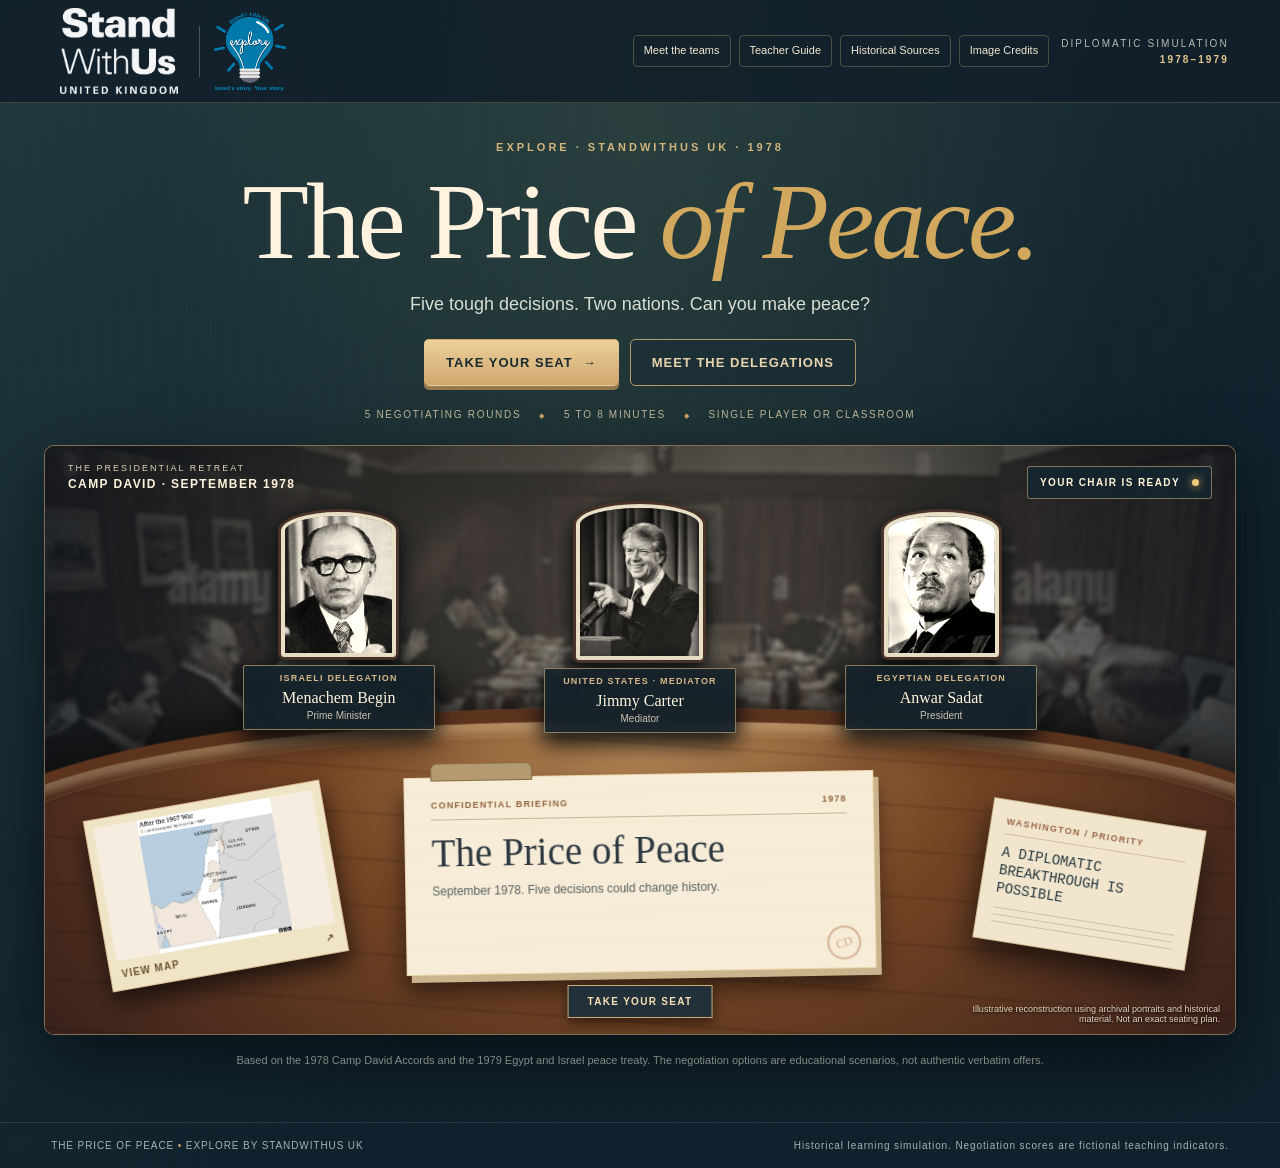
<file: index.html>
<!doctype html>
<html lang="en-GB">
<head>
  <meta charset="utf-8">
  <meta name="viewport" content="width=device-width, initial-scale=1">
  <meta name="theme-color" content="#152433">
  <meta name="description" content="The Price of Peace: an educational negotiation simulator about the Camp David Accords and the Egypt–Israel peace treaty.">
  <title>The Price of Peace | Explore • StandWithUs UK</title>
  <link rel="icon" type="image/svg+xml" href="assets/favicon.svg">
  <link rel="stylesheet" href="style.css">
</head>
<body>
  <a class="skip" href="#app">Skip to game</a>
  <header class="site-header">
    <div class="brand" aria-label="Explore by StandWithUs UK">
      <img class="brand-swu" src="assets/branding/standwithus_uk.png" alt="StandWithUs United Kingdom">
      <div class="brand-divider"></div>
      <img class="brand-explore" src="assets/branding/explore.png" alt="Explore educational programme">
    </div>
    <div class="header-right"><nav class="resource-nav" aria-label="Explore teaching resources"><button type="button" data-action="openArchive">Meet the teams</button><a href="teacher_guide.html" target="_blank" rel="noopener">Teacher Guide</a><a href="historical_sources.html" target="_blank" rel="noopener">Historical Sources</a><a href="image_credits.html" target="_blank" rel="noopener">Image Credits</a></nav><span class="edition">DIPLOMATIC SIMULATION <b>1978–1979</b></span><button class="small-button" id="restartTop" type="button" hidden>Start again ↺</button></div>
  </header>
  <main id="app" tabindex="-1" aria-live="polite"></main>
  <footer class="site-footer"><span>THE PRICE OF PEACE <i>•</i> EXPLORE BY STANDWITHUS UK</span><span>Historical learning simulation. Negotiation scores are fictional teaching indicators.</span></footer>
  <dialog id="peaceArchiveDialog" class="archive-modal" aria-labelledby="peaceArchiveTitle"><div class="archive-modal-top"><span>THE PRICE OF PEACE / RESEARCH ROOM</span><form method="dialog"><button class="archive-close" aria-label="Close historical archive">✕ CLOSE</button></form></div><div id="peaceArchiveBody"></div></dialog>
  <dialog id="tableEvidenceDialog" class="pov-evidence-modal" aria-label="Maps and documents for this negotiation"><div class="pov-evidence-toolbar"><span>DOCUMENTS ON THE TABLE</span><form method="dialog"><button aria-label="Close research documents" class="pov-evidence-close">CLOSE ✕</button></form></div><div id="tableEvidenceBody"></div></dialog>
  <div id="printArea" aria-hidden="true"></div>
  <script src="media.js" defer></script>
  <script src="game.js" defer></script>
  <script src="archive.js" defer></script>
</body>
</html>
</file>
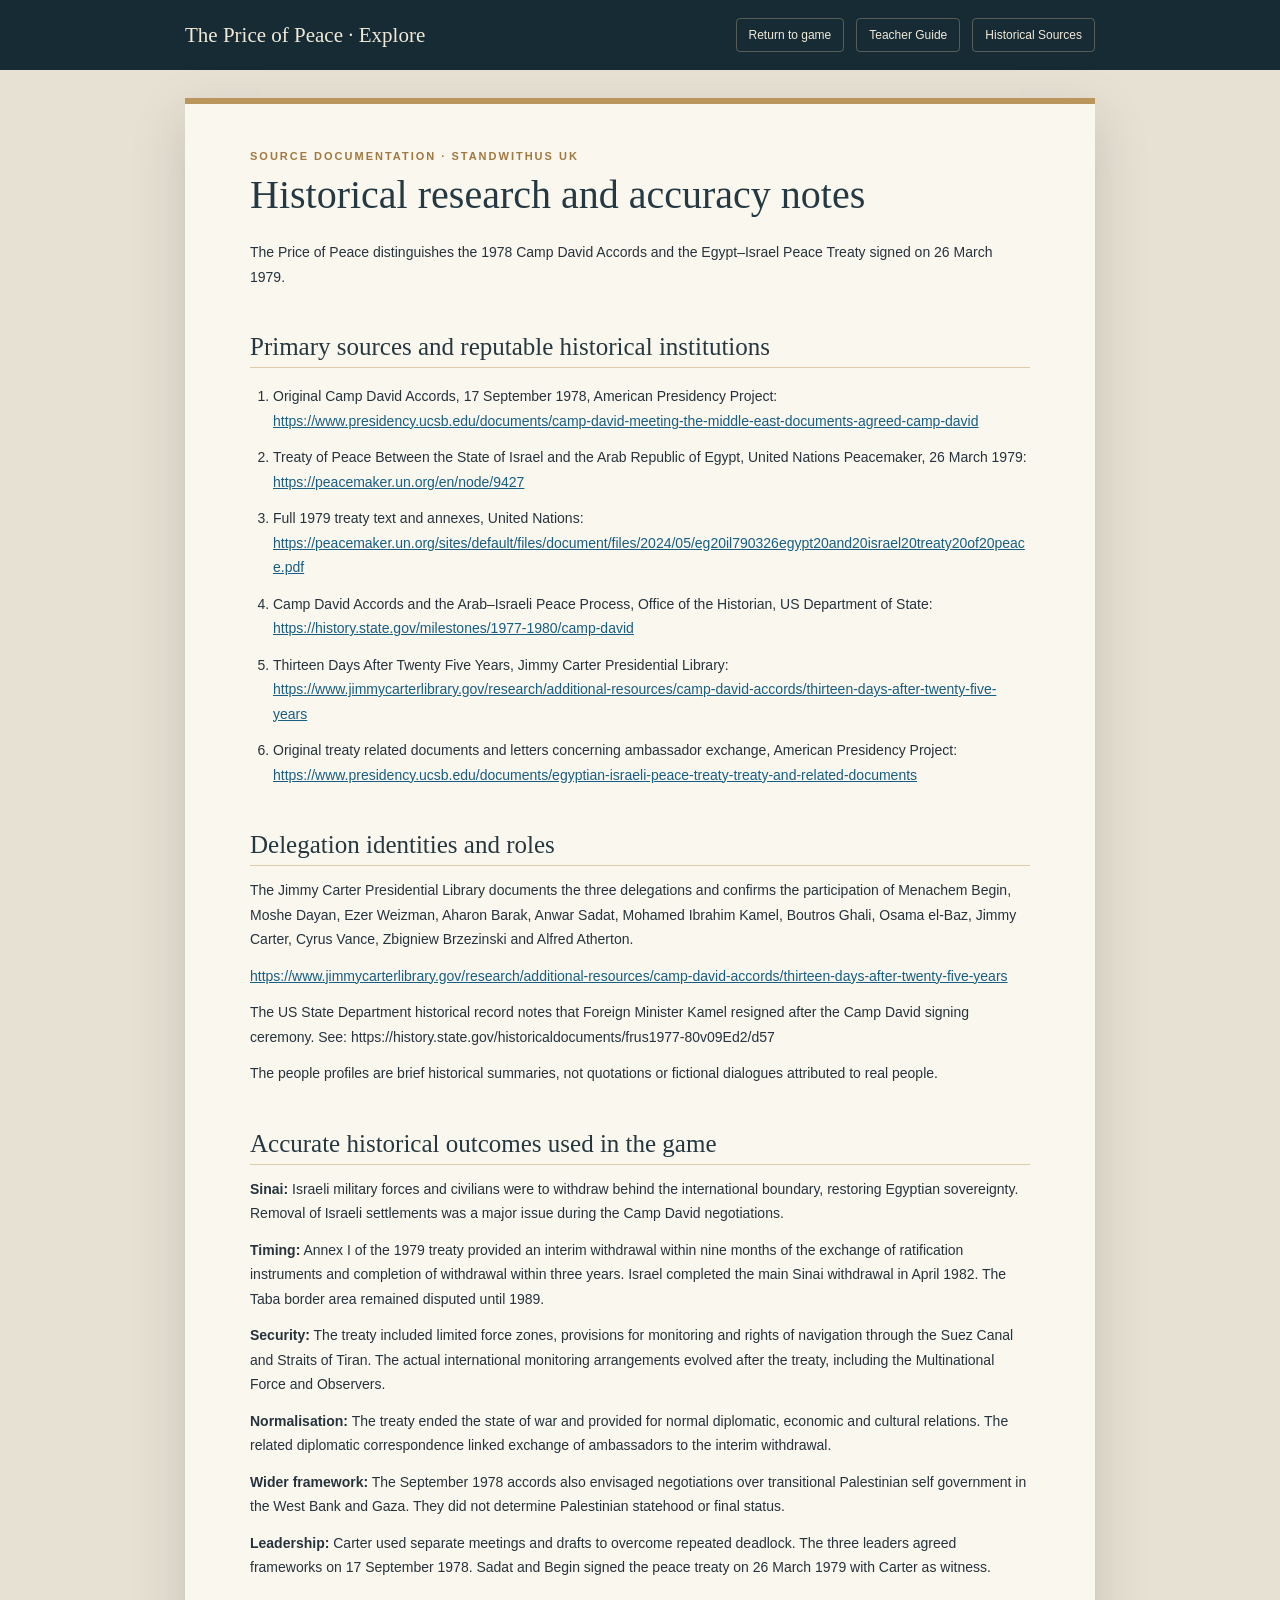
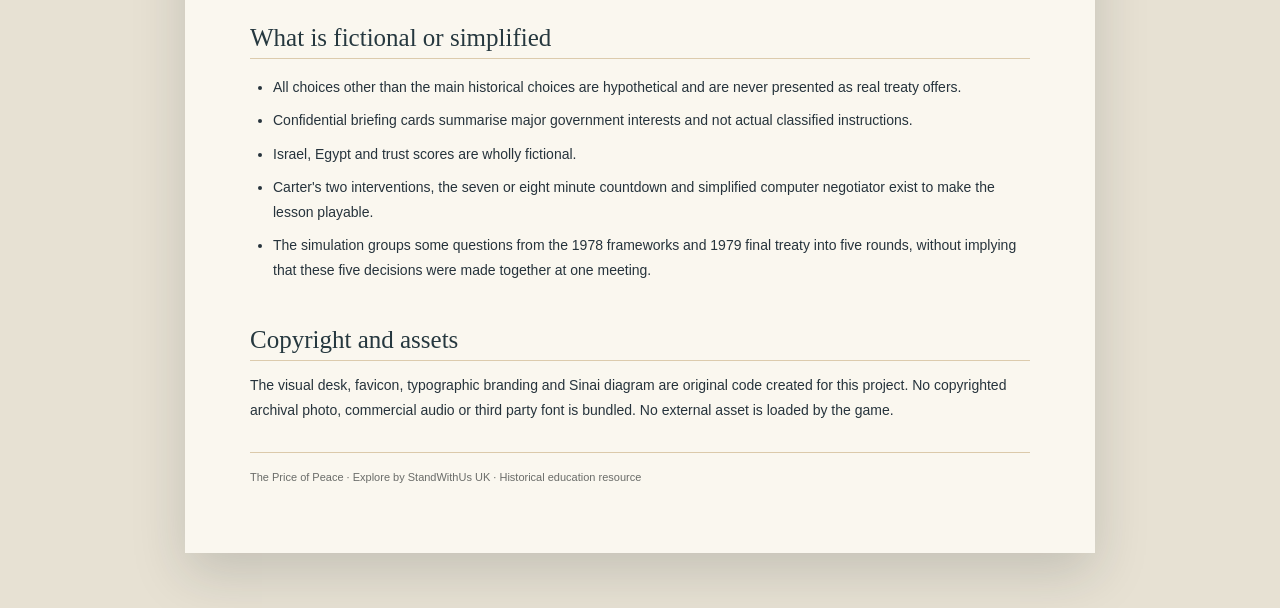
<file: historical_sources.html>
<!doctype html><html lang="en-GB"><head><meta charset="utf-8"><meta name="viewport" content="width=device-width,initial-scale=1"><title>Historical Sources | The Price of Peace</title><style>
:root{--ink:#26333c;--gold:#a98750;--paper:#faf7ef}
*{box-sizing:border-box}body{margin:0;background:#e7e1d3;font-family:Arial,Helvetica,sans-serif;color:var(--ink)}
.site-header{background:#172b35;color:#f0e9d8;padding:18px max(calc((100vw - 910px)/2),18px);display:flex;align-items:center;justify-content:space-between;gap:16px;flex-wrap:wrap}
.site-header strong{font-family:Georgia,serif;font-size:21px;font-weight:normal}.site-header nav{display:flex;gap:12px;flex-wrap:wrap}.site-header a{color:#f0e9d8;font-size:12px;text-decoration:none;border:1px solid #d9c09655;padding:9px 12px;border-radius:4px}
.doc{background:var(--paper);max-width:910px;margin:28px auto 55px;padding:46px 65px 70px;box-shadow:0 20px 50px #18252c2b;border-top:6px solid #bb965c}
.doc-eyebrow{font-size:11px;font-weight:800;letter-spacing:2px;color:#a1783f}.doc h1{font-family:Georgia,serif;color:#253943;font-size:40px;font-weight:normal;line-height:1.1;margin:11px 0 23px}
.doc h2{font-family:Georgia,serif;font-weight:normal;font-size:25px;color:#26383f;border-bottom:1px solid #dccbad;padding:14px 0 6px;margin:30px 0 12px}
.doc h3{font-size:15px;margin-top:22px;color:#32454b}.doc p,.doc li{font-size:14px;line-height:1.75}.doc p{margin:12px 0}.doc ul,.doc ol{padding-left:23px}.doc li{margin-bottom:9px}.doc a{color:#175e82;overflow-wrap:anywhere}.doc blockquote{border-left:3px solid var(--gold);padding-left:16px}.doc code{background:#e4dbc7;padding:2px 4px}.doc pre{background:#1c313b;color:white;padding:16px;white-space:pre-wrap;overflow-wrap:anywhere}.doc table{border-collapse:collapse;width:100%}.doc td,.doc th{padding:9px;border:1px solid #cdbfa6;text-align:left}.doc th{background:#e9dec9}
.doc-footer{border-top:1px solid #dbc9aa;padding-top:18px;margin-top:30px;font-size:11px;color:#6a6c69}
@media(max-width:680px){.site-header{padding:16px}.doc{margin:0;padding:26px 19px}.doc h1{font-size:33px}.doc h2{font-size:24px}}
@page{size:A4;margin:17mm 16mm}
@media print{body{background:white}.site-header{display:none}.doc{max-width:none;box-shadow:none;margin:0;border-top:0;padding:0}.doc h1{font-size:30px}.doc h2{break-after:avoid}.doc li{break-inside:avoid}.doc p,.doc li{font-size:11px;line-height:1.55}.doc a{color:#205578}a:after{content:''}}
</style></head><body><header class="site-header"><strong>The Price of Peace · Explore</strong><nav><a href="index.html">Return to game</a><a href="teacher_guide.html">Teacher Guide</a><a href="historical_sources.html">Historical Sources</a></nav></header><main class="doc"><div class="doc-eyebrow">SOURCE DOCUMENTATION · STANDWITHUS UK</div><h1>Historical research and accuracy notes</h1>
<p>The Price of Peace distinguishes the 1978 Camp David Accords and the Egypt–Israel Peace Treaty signed on 26 March 1979.</p>
<h2>Primary sources and reputable historical institutions</h2>
<ol>
<li>
<p>Original Camp David Accords, 17 September 1978, American Presidency Project:<br />
<a href="https://www.presidency.ucsb.edu/documents/camp-david-meeting-the-middle-east-documents-agreed-camp-david">https://www.presidency.ucsb.edu/documents/camp-david-meeting-the-middle-east-documents-agreed-camp-david</a></p>
</li>
<li>
<p>Treaty of Peace Between the State of Israel and the Arab Republic of Egypt, United Nations Peacemaker, 26 March 1979:<br />
<a href="https://peacemaker.un.org/en/node/9427">https://peacemaker.un.org/en/node/9427</a></p>
</li>
<li>
<p>Full 1979 treaty text and annexes, United Nations:<br />
<a href="https://peacemaker.un.org/sites/default/files/document/files/2024/05/eg20il790326egypt20and20israel20treaty20of20peace.pdf">https://peacemaker.un.org/sites/default/files/document/files/2024/05/eg20il790326egypt20and20israel20treaty20of20peace.pdf</a></p>
</li>
<li>
<p>Camp David Accords and the Arab–Israeli Peace Process, Office of the Historian, US Department of State:<br />
<a href="https://history.state.gov/milestones/1977-1980/camp-david">https://history.state.gov/milestones/1977-1980/camp-david</a></p>
</li>
<li>
<p>Thirteen Days After Twenty Five Years, Jimmy Carter Presidential Library:<br />
<a href="https://www.jimmycarterlibrary.gov/research/additional-resources/camp-david-accords/thirteen-days-after-twenty-five-years">https://www.jimmycarterlibrary.gov/research/additional-resources/camp-david-accords/thirteen-days-after-twenty-five-years</a></p>
</li>
<li>
<p>Original treaty related documents and letters concerning ambassador exchange, American Presidency Project:<br />
<a href="https://www.presidency.ucsb.edu/documents/egyptian-israeli-peace-treaty-treaty-and-related-documents">https://www.presidency.ucsb.edu/documents/egyptian-israeli-peace-treaty-treaty-and-related-documents</a></p>
</li>
</ol>
<h2>Delegation identities and roles</h2>
<p>The Jimmy Carter Presidential Library documents the three delegations and confirms the participation of Menachem Begin, Moshe Dayan, Ezer Weizman, Aharon Barak, Anwar Sadat, Mohamed Ibrahim Kamel, Boutros Ghali, Osama el-Baz, Jimmy Carter, Cyrus Vance, Zbigniew Brzezinski and Alfred Atherton.</p>
<p><a href="https://www.jimmycarterlibrary.gov/research/additional-resources/camp-david-accords/thirteen-days-after-twenty-five-years">https://www.jimmycarterlibrary.gov/research/additional-resources/camp-david-accords/thirteen-days-after-twenty-five-years</a></p>
<p>The US State Department historical record notes that Foreign Minister Kamel resigned after the Camp David signing ceremony. See: https://history.state.gov/historicaldocuments/frus1977-80v09Ed2/d57</p>
<p>The people profiles are brief historical summaries, not quotations or fictional dialogues attributed to real people.</p>
<h2>Accurate historical outcomes used in the game</h2>
<p><strong>Sinai:</strong> Israeli military forces and civilians were to withdraw behind the international boundary, restoring Egyptian sovereignty. Removal of Israeli settlements was a major issue during the Camp David negotiations.</p>
<p><strong>Timing:</strong> Annex I of the 1979 treaty provided an interim withdrawal within nine months of the exchange of ratification instruments and completion of withdrawal within three years. Israel completed the main Sinai withdrawal in April 1982. The Taba border area remained disputed until 1989.</p>
<p><strong>Security:</strong> The treaty included limited force zones, provisions for monitoring and rights of navigation through the Suez Canal and Straits of Tiran. The actual international monitoring arrangements evolved after the treaty, including the Multinational Force and Observers.</p>
<p><strong>Normalisation:</strong> The treaty ended the state of war and provided for normal diplomatic, economic and cultural relations. The related diplomatic correspondence linked exchange of ambassadors to the interim withdrawal.</p>
<p><strong>Wider framework:</strong> The September 1978 accords also envisaged negotiations over transitional Palestinian self government in the West Bank and Gaza. They did not determine Palestinian statehood or final status.</p>
<p><strong>Leadership:</strong> Carter used separate meetings and drafts to overcome repeated deadlock. The three leaders agreed frameworks on 17 September 1978. Sadat and Begin signed the peace treaty on 26 March 1979 with Carter as witness.</p>
<h2>What is fictional or simplified</h2>
<ul>
<li>All choices other than the main historical choices are hypothetical and are never presented as real treaty offers.</li>
<li>Confidential briefing cards summarise major government interests and not actual classified instructions.</li>
<li>Israel, Egypt and trust scores are wholly fictional.</li>
<li>Carter's two interventions, the seven or eight minute countdown and simplified computer negotiator exist to make the lesson playable.</li>
<li>The simulation groups some questions from the 1978 frameworks and 1979 final treaty into five rounds, without implying that these five decisions were made together at one meeting.</li>
</ul>
<h2>Copyright and assets</h2>
<p>The visual desk, favicon, typographic branding and Sinai diagram are original code created for this project. No copyrighted archival photo, commercial audio or third party font is bundled. No external asset is loaded by the game.</p>
<div class="doc-footer">The Price of Peace · Explore by StandWithUs UK · Historical education resource</div></main></body></html>
</file>
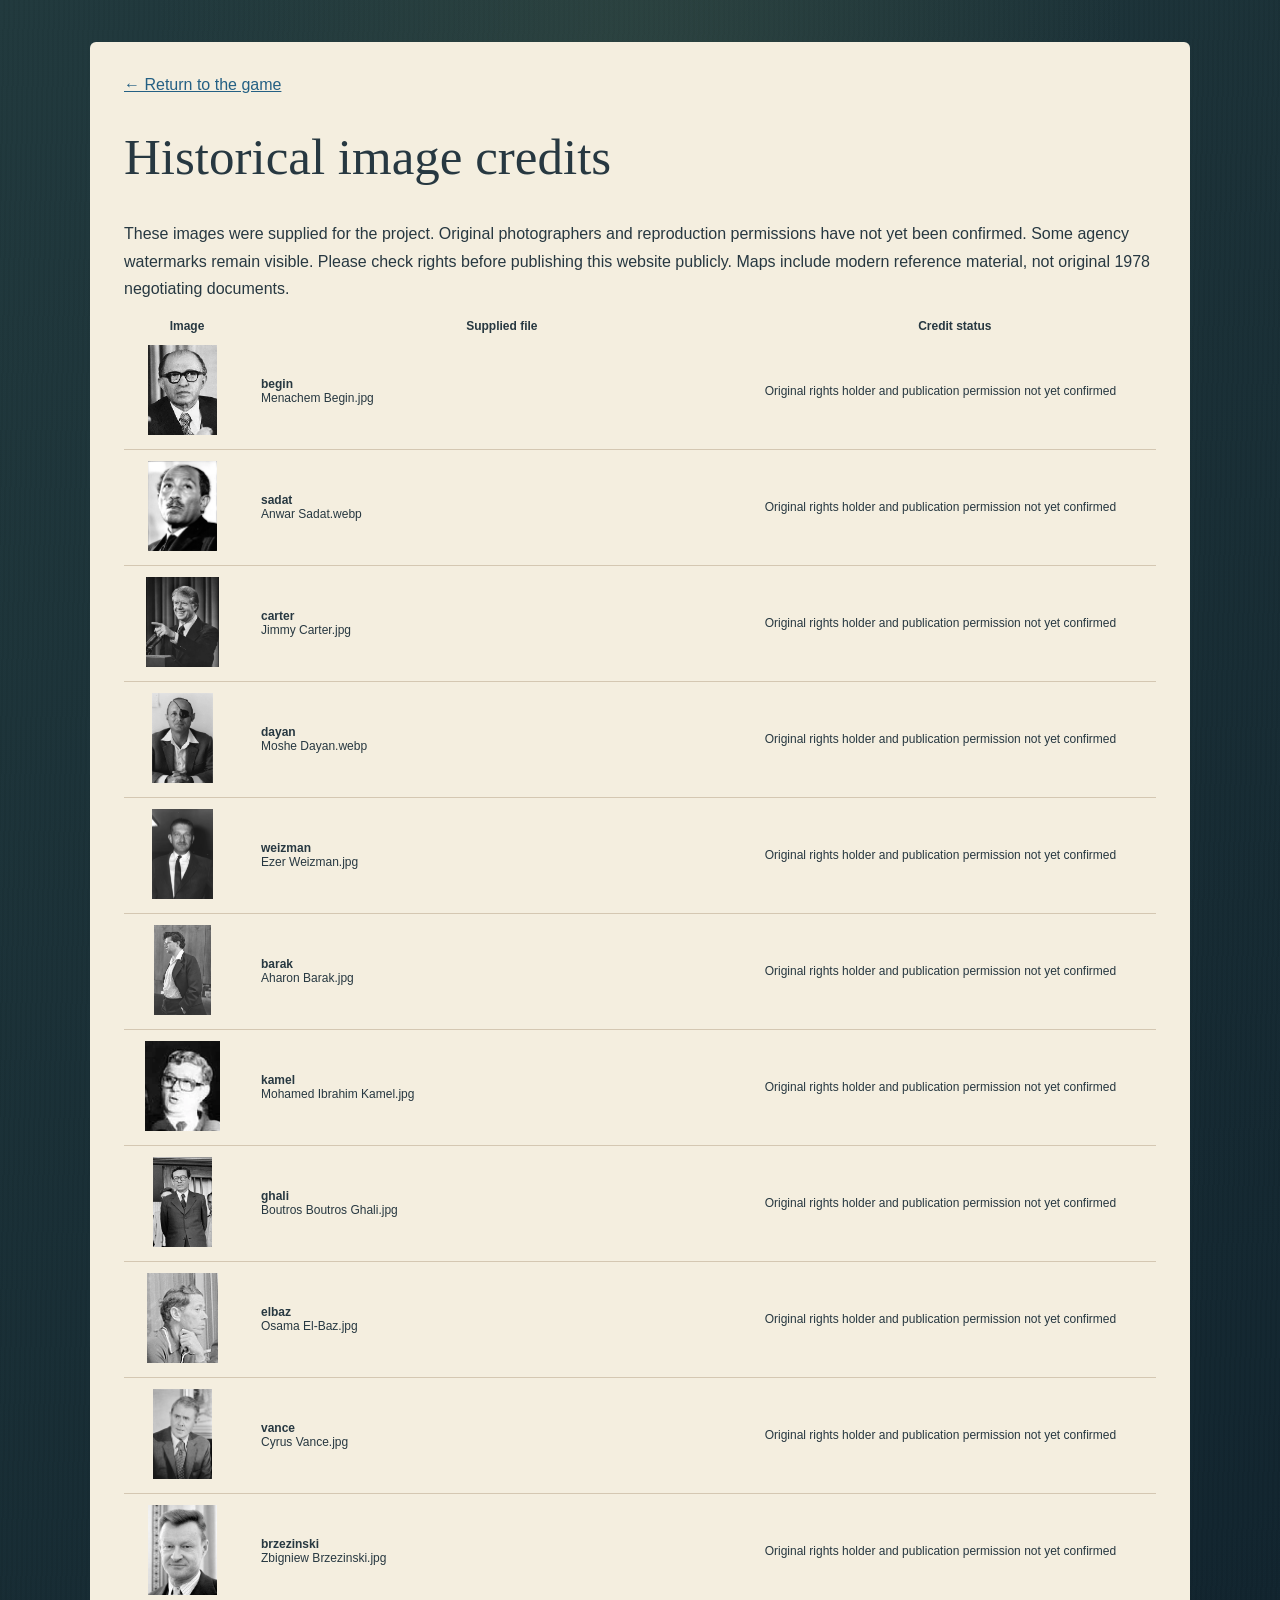
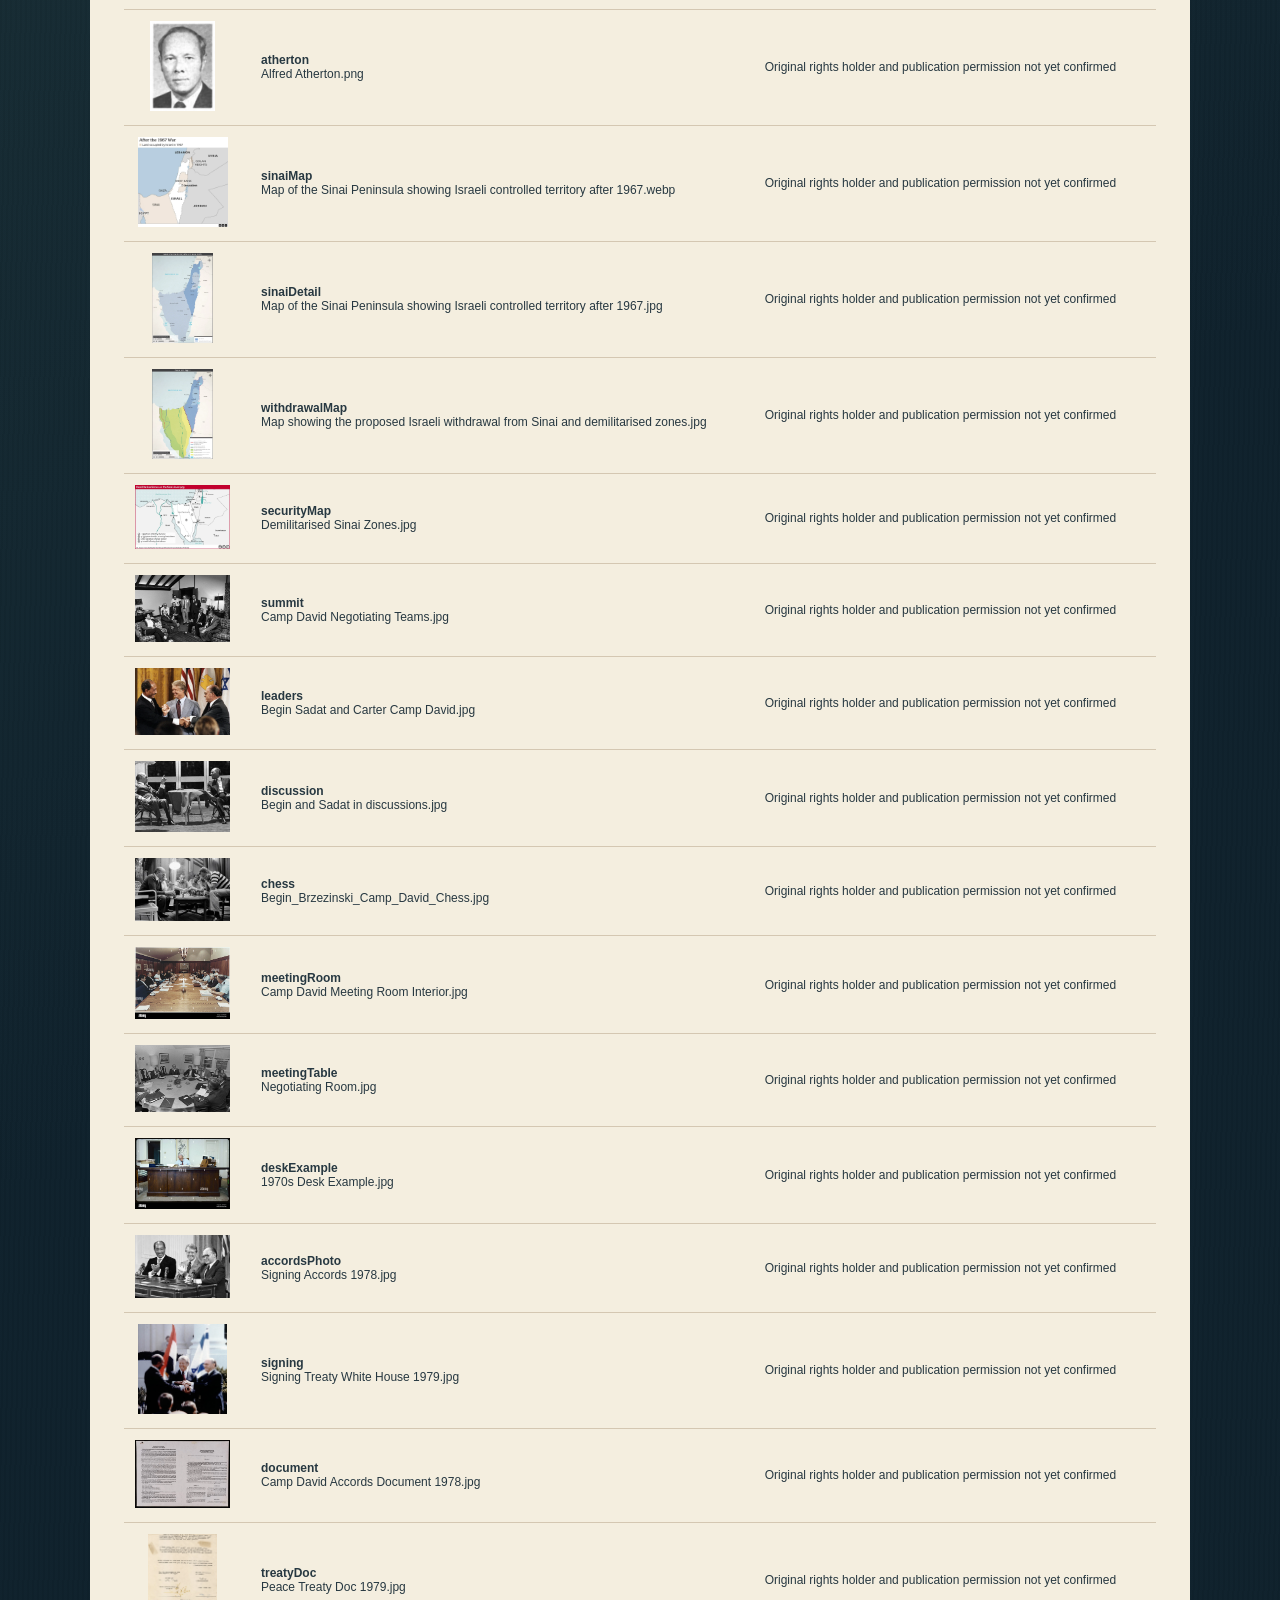
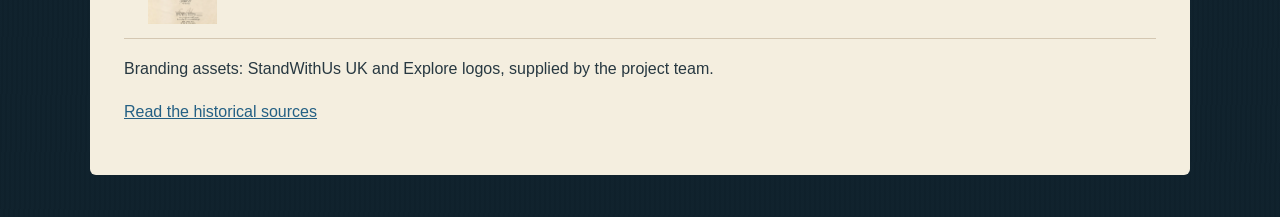
<file: image_credits.html>
<!doctype html><html lang="en-GB"><head><meta charset="utf-8"><meta name="viewport" content="width=device-width, initial-scale=1"><title>Image Credits | The Price of Peace</title><link rel="stylesheet" href="style.css"><style>.credits{max-width:1100px;margin:42px auto;background:#f4eedf;color:#273841;padding:34px;border-radius:6px}.credits h1{font-family:Georgia,serif;font-size:clamp(31px,5vw,51px);font-weight:400}.credits table{border-collapse:collapse;width:100%;font-size:12px}.credits td{border-bottom:1px solid #d4c7b2;padding:11px;vertical-align:middle}.credits img{width:95px;max-height:90px;object-fit:contain}.credits p{line-height:1.7}.credits a{color:#246084}@media(max-width:600px){.credits{padding:15px;margin:10px}.credits td{padding:7px 3px;font-size:10px}.credits img{width:60px}}</style></head><body><main class="credits"><a href="index.html">← Return to the game</a><h1>Historical image credits</h1><p>These images were supplied for the project. Original photographers and reproduction permissions have not yet been confirmed. Some agency watermarks remain visible. Please check rights before publishing this website publicly. Maps include modern reference material, not original 1978 negotiating documents.</p><table><thead><tr><th>Image</th><th>Supplied file</th><th>Credit status</th></tr></thead><tbody><tr><td><img loading="lazy" src="assets/media/begin.webp" alt="Menachem Begin.jpg"></td><td><strong>begin</strong><br>Menachem Begin.jpg</td><td>Original rights holder and publication permission not yet confirmed</td></tr><tr><td><img loading="lazy" src="assets/media/sadat.webp" alt="Anwar Sadat.webp"></td><td><strong>sadat</strong><br>Anwar Sadat.webp</td><td>Original rights holder and publication permission not yet confirmed</td></tr><tr><td><img loading="lazy" src="assets/media/carter.webp" alt="Jimmy Carter.jpg"></td><td><strong>carter</strong><br>Jimmy Carter.jpg</td><td>Original rights holder and publication permission not yet confirmed</td></tr><tr><td><img loading="lazy" src="assets/media/dayan.webp" alt="Moshe Dayan.webp"></td><td><strong>dayan</strong><br>Moshe Dayan.webp</td><td>Original rights holder and publication permission not yet confirmed</td></tr><tr><td><img loading="lazy" src="assets/media/weizman.webp" alt="Ezer Weizman.jpg"></td><td><strong>weizman</strong><br>Ezer Weizman.jpg</td><td>Original rights holder and publication permission not yet confirmed</td></tr><tr><td><img loading="lazy" src="assets/media/barak.webp" alt="Aharon Barak.jpg"></td><td><strong>barak</strong><br>Aharon Barak.jpg</td><td>Original rights holder and publication permission not yet confirmed</td></tr><tr><td><img loading="lazy" src="assets/media/kamel.webp" alt="Mohamed Ibrahim Kamel.jpg"></td><td><strong>kamel</strong><br>Mohamed Ibrahim Kamel.jpg</td><td>Original rights holder and publication permission not yet confirmed</td></tr><tr><td><img loading="lazy" src="assets/media/ghali.webp" alt="Boutros Boutros Ghali.jpg"></td><td><strong>ghali</strong><br>Boutros Boutros Ghali.jpg</td><td>Original rights holder and publication permission not yet confirmed</td></tr><tr><td><img loading="lazy" src="assets/media/elbaz.webp" alt="Osama El-Baz.jpg"></td><td><strong>elbaz</strong><br>Osama El-Baz.jpg</td><td>Original rights holder and publication permission not yet confirmed</td></tr><tr><td><img loading="lazy" src="assets/media/vance.webp" alt="Cyrus Vance.jpg"></td><td><strong>vance</strong><br>Cyrus Vance.jpg</td><td>Original rights holder and publication permission not yet confirmed</td></tr><tr><td><img loading="lazy" src="assets/media/brzezinski.webp" alt="Zbigniew Brzezinski.jpg"></td><td><strong>brzezinski</strong><br>Zbigniew Brzezinski.jpg</td><td>Original rights holder and publication permission not yet confirmed</td></tr><tr><td><img loading="lazy" src="assets/media/atherton.webp" alt="Alfred Atherton.png"></td><td><strong>atherton</strong><br>Alfred Atherton.png</td><td>Original rights holder and publication permission not yet confirmed</td></tr><tr><td><img loading="lazy" src="assets/media/sinaiMap.webp" alt="Map of the Sinai Peninsula showing Israeli controlled territory after 1967.webp"></td><td><strong>sinaiMap</strong><br>Map of the Sinai Peninsula showing Israeli controlled territory after 1967.webp</td><td>Original rights holder and publication permission not yet confirmed</td></tr><tr><td><img loading="lazy" src="assets/media/sinaiDetail.webp" alt="Map of the Sinai Peninsula showing Israeli controlled territory after 1967.jpg"></td><td><strong>sinaiDetail</strong><br>Map of the Sinai Peninsula showing Israeli controlled territory after 1967.jpg</td><td>Original rights holder and publication permission not yet confirmed</td></tr><tr><td><img loading="lazy" src="assets/media/withdrawalMap.webp" alt="Map showing the proposed Israeli withdrawal from Sinai and demilitarised zones.jpg"></td><td><strong>withdrawalMap</strong><br>Map showing the proposed Israeli withdrawal from Sinai and demilitarised zones.jpg</td><td>Original rights holder and publication permission not yet confirmed</td></tr><tr><td><img loading="lazy" src="assets/media/securityMap.webp" alt="Demilitarised Sinai Zones.jpg"></td><td><strong>securityMap</strong><br>Demilitarised Sinai Zones.jpg</td><td>Original rights holder and publication permission not yet confirmed</td></tr><tr><td><img loading="lazy" src="assets/media/summit.webp" alt="Camp David Negotiating Teams.jpg"></td><td><strong>summit</strong><br>Camp David Negotiating Teams.jpg</td><td>Original rights holder and publication permission not yet confirmed</td></tr><tr><td><img loading="lazy" src="assets/media/leaders.webp" alt="Begin Sadat and Carter Camp David.jpg"></td><td><strong>leaders</strong><br>Begin Sadat and Carter Camp David.jpg</td><td>Original rights holder and publication permission not yet confirmed</td></tr><tr><td><img loading="lazy" src="assets/media/discussion.webp" alt="Begin and Sadat in discussions.jpg"></td><td><strong>discussion</strong><br>Begin and Sadat in discussions.jpg</td><td>Original rights holder and publication permission not yet confirmed</td></tr><tr><td><img loading="lazy" src="assets/media/chess.webp" alt="Begin_Brzezinski_Camp_David_Chess.jpg"></td><td><strong>chess</strong><br>Begin_Brzezinski_Camp_David_Chess.jpg</td><td>Original rights holder and publication permission not yet confirmed</td></tr><tr><td><img loading="lazy" src="assets/media/meetingRoom.webp" alt="Camp David Meeting Room Interior.jpg"></td><td><strong>meetingRoom</strong><br>Camp David Meeting Room Interior.jpg</td><td>Original rights holder and publication permission not yet confirmed</td></tr><tr><td><img loading="lazy" src="assets/media/meetingTable.webp" alt="Negotiating Room.jpg"></td><td><strong>meetingTable</strong><br>Negotiating Room.jpg</td><td>Original rights holder and publication permission not yet confirmed</td></tr><tr><td><img loading="lazy" src="assets/media/deskExample.webp" alt="1970s Desk Example.jpg"></td><td><strong>deskExample</strong><br>1970s Desk Example.jpg</td><td>Original rights holder and publication permission not yet confirmed</td></tr><tr><td><img loading="lazy" src="assets/media/accordsPhoto.webp" alt="Signing Accords 1978.jpg"></td><td><strong>accordsPhoto</strong><br>Signing Accords 1978.jpg</td><td>Original rights holder and publication permission not yet confirmed</td></tr><tr><td><img loading="lazy" src="assets/media/signing.webp" alt="Signing Treaty White House 1979.jpg"></td><td><strong>signing</strong><br>Signing Treaty White House 1979.jpg</td><td>Original rights holder and publication permission not yet confirmed</td></tr><tr><td><img loading="lazy" src="assets/media/document.webp" alt="Camp David Accords Document 1978.jpg"></td><td><strong>document</strong><br>Camp David Accords Document 1978.jpg</td><td>Original rights holder and publication permission not yet confirmed</td></tr><tr><td><img loading="lazy" src="assets/media/treatyDoc.webp" alt="Peace Treaty Doc 1979.jpg"></td><td><strong>treatyDoc</strong><br>Peace Treaty Doc 1979.jpg</td><td>Original rights holder and publication permission not yet confirmed</td></tr></tbody></table><p>Branding assets: StandWithUs UK and Explore logos, supplied by the project team.</p><p><a href="historical_sources.html">Read the historical sources</a></p></main></body></html>
</file>
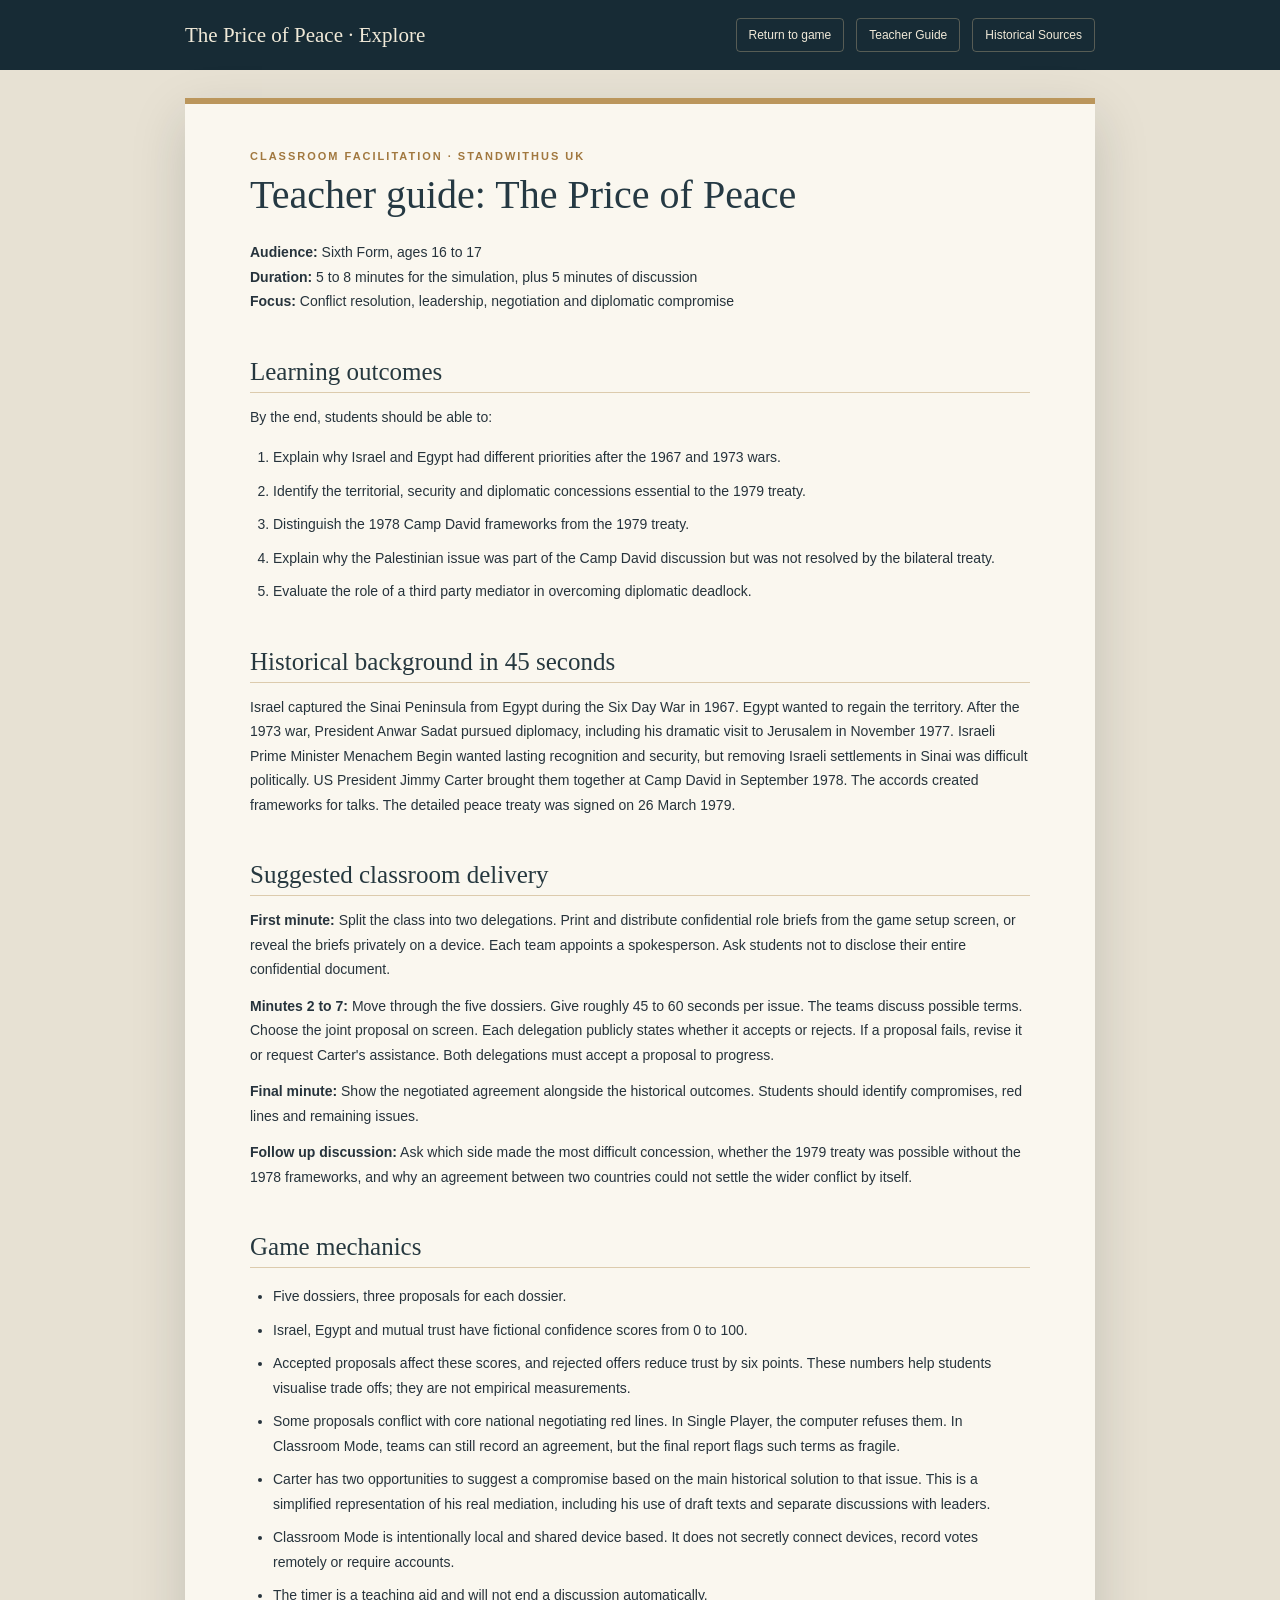
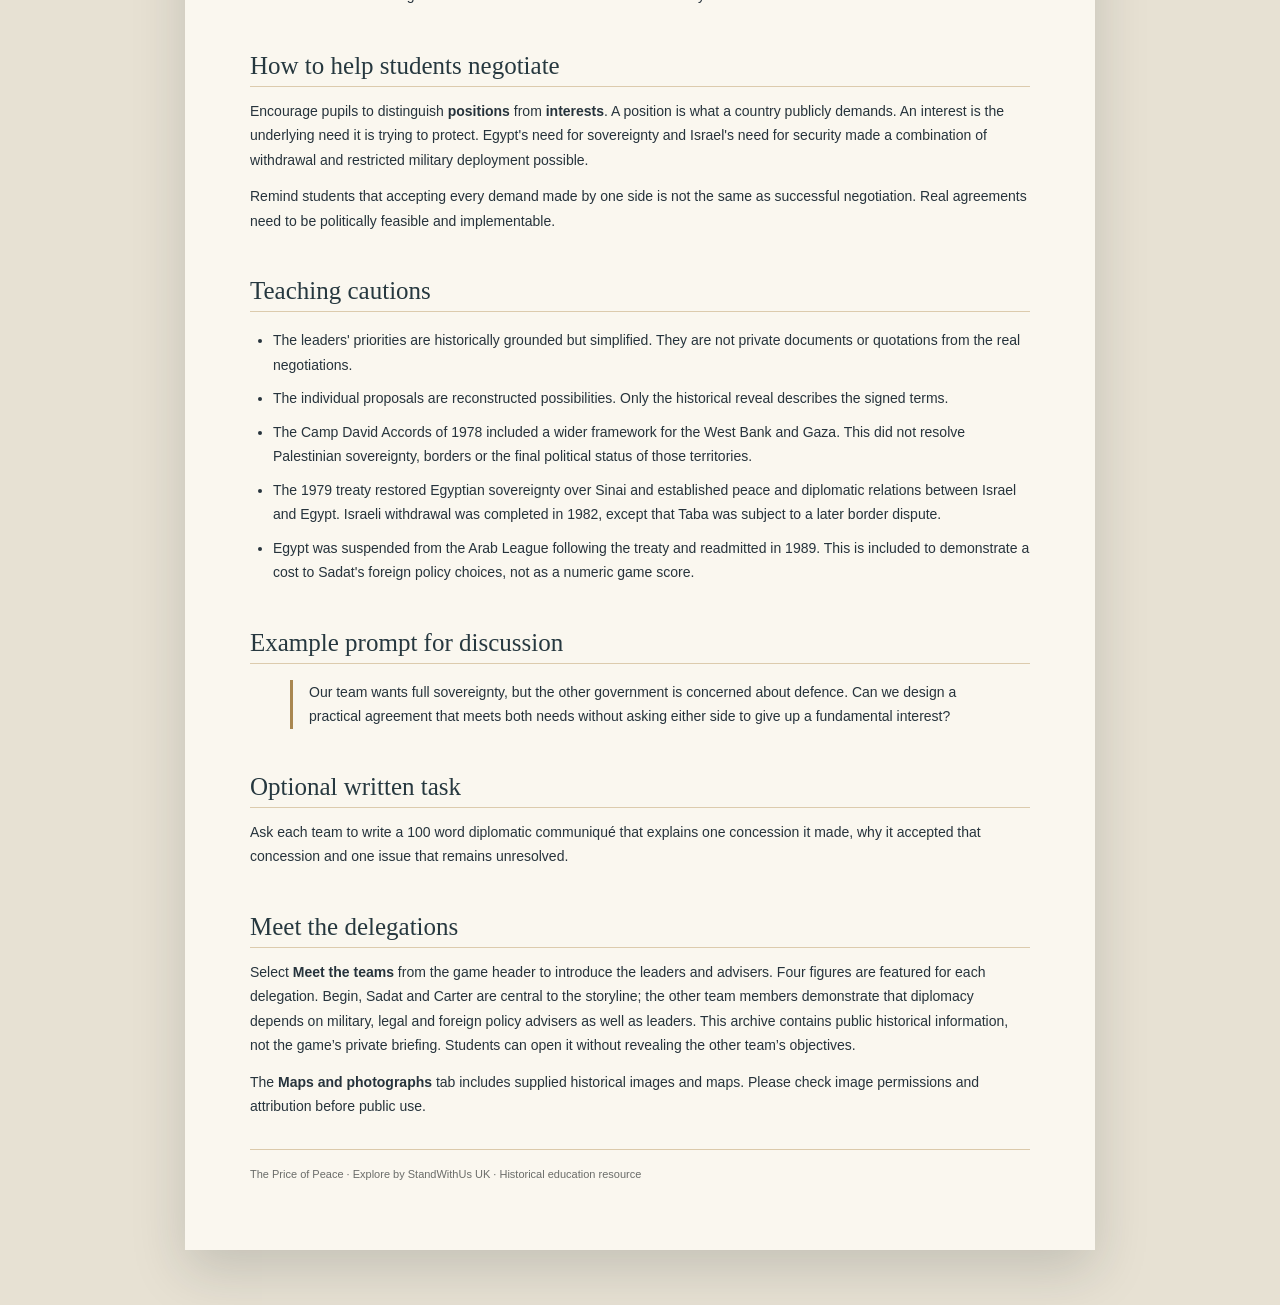
<file: teacher_guide.html>
<!doctype html><html lang="en-GB"><head><meta charset="utf-8"><meta name="viewport" content="width=device-width,initial-scale=1"><title>Teacher Guide | The Price of Peace</title><style>
:root{--ink:#26333c;--gold:#a98750;--paper:#faf7ef}
*{box-sizing:border-box}body{margin:0;background:#e7e1d3;font-family:Arial,Helvetica,sans-serif;color:var(--ink)}
.site-header{background:#172b35;color:#f0e9d8;padding:18px max(calc((100vw - 910px)/2),18px);display:flex;align-items:center;justify-content:space-between;gap:16px;flex-wrap:wrap}
.site-header strong{font-family:Georgia,serif;font-size:21px;font-weight:normal}.site-header nav{display:flex;gap:12px;flex-wrap:wrap}.site-header a{color:#f0e9d8;font-size:12px;text-decoration:none;border:1px solid #d9c09655;padding:9px 12px;border-radius:4px}
.doc{background:var(--paper);max-width:910px;margin:28px auto 55px;padding:46px 65px 70px;box-shadow:0 20px 50px #18252c2b;border-top:6px solid #bb965c}
.doc-eyebrow{font-size:11px;font-weight:800;letter-spacing:2px;color:#a1783f}.doc h1{font-family:Georgia,serif;color:#253943;font-size:40px;font-weight:normal;line-height:1.1;margin:11px 0 23px}
.doc h2{font-family:Georgia,serif;font-weight:normal;font-size:25px;color:#26383f;border-bottom:1px solid #dccbad;padding:14px 0 6px;margin:30px 0 12px}
.doc h3{font-size:15px;margin-top:22px;color:#32454b}.doc p,.doc li{font-size:14px;line-height:1.75}.doc p{margin:12px 0}.doc ul,.doc ol{padding-left:23px}.doc li{margin-bottom:9px}.doc a{color:#175e82;overflow-wrap:anywhere}.doc blockquote{border-left:3px solid var(--gold);padding-left:16px}.doc code{background:#e4dbc7;padding:2px 4px}.doc pre{background:#1c313b;color:white;padding:16px;white-space:pre-wrap;overflow-wrap:anywhere}.doc table{border-collapse:collapse;width:100%}.doc td,.doc th{padding:9px;border:1px solid #cdbfa6;text-align:left}.doc th{background:#e9dec9}
.doc-footer{border-top:1px solid #dbc9aa;padding-top:18px;margin-top:30px;font-size:11px;color:#6a6c69}
@media(max-width:680px){.site-header{padding:16px}.doc{margin:0;padding:26px 19px}.doc h1{font-size:33px}.doc h2{font-size:24px}}
@page{size:A4;margin:17mm 16mm}
@media print{body{background:white}.site-header{display:none}.doc{max-width:none;box-shadow:none;margin:0;border-top:0;padding:0}.doc h1{font-size:30px}.doc h2{break-after:avoid}.doc li{break-inside:avoid}.doc p,.doc li{font-size:11px;line-height:1.55}.doc a{color:#205578}a:after{content:''}}
</style></head><body><header class="site-header"><strong>The Price of Peace · Explore</strong><nav><a href="index.html">Return to game</a><a href="teacher_guide.html">Teacher Guide</a><a href="historical_sources.html">Historical Sources</a></nav></header><main class="doc"><div class="doc-eyebrow">CLASSROOM FACILITATION · STANDWITHUS UK</div><h1>Teacher guide: The Price of Peace</h1>
<p><strong>Audience:</strong> Sixth Form, ages 16 to 17<br />
<strong>Duration:</strong> 5 to 8 minutes for the simulation, plus 5 minutes of discussion<br />
<strong>Focus:</strong> Conflict resolution, leadership, negotiation and diplomatic compromise</p>
<h2>Learning outcomes</h2>
<p>By the end, students should be able to:</p>
<ol>
<li>Explain why Israel and Egypt had different priorities after the 1967 and 1973 wars.</li>
<li>Identify the territorial, security and diplomatic concessions essential to the 1979 treaty.</li>
<li>Distinguish the 1978 Camp David frameworks from the 1979 treaty.</li>
<li>Explain why the Palestinian issue was part of the Camp David discussion but was not resolved by the bilateral treaty.</li>
<li>Evaluate the role of a third party mediator in overcoming diplomatic deadlock.</li>
</ol>
<h2>Historical background in 45 seconds</h2>
<p>Israel captured the Sinai Peninsula from Egypt during the Six Day War in 1967. Egypt wanted to regain the territory. After the 1973 war, President Anwar Sadat pursued diplomacy, including his dramatic visit to Jerusalem in November 1977. Israeli Prime Minister Menachem Begin wanted lasting recognition and security, but removing Israeli settlements in Sinai was difficult politically. US President Jimmy Carter brought them together at Camp David in September 1978. The accords created frameworks for talks. The detailed peace treaty was signed on 26 March 1979.</p>
<h2>Suggested classroom delivery</h2>
<p><strong>First minute:</strong> Split the class into two delegations. Print and distribute confidential role briefs from the game setup screen, or reveal the briefs privately on a device. Each team appoints a spokesperson. Ask students not to disclose their entire confidential document.</p>
<p><strong>Minutes 2 to 7:</strong> Move through the five dossiers. Give roughly 45 to 60 seconds per issue. The teams discuss possible terms. Choose the joint proposal on screen. Each delegation publicly states whether it accepts or rejects. If a proposal fails, revise it or request Carter's assistance. Both delegations must accept a proposal to progress.</p>
<p><strong>Final minute:</strong> Show the negotiated agreement alongside the historical outcomes. Students should identify compromises, red lines and remaining issues.</p>
<p><strong>Follow up discussion:</strong> Ask which side made the most difficult concession, whether the 1979 treaty was possible without the 1978 frameworks, and why an agreement between two countries could not settle the wider conflict by itself.</p>
<h2>Game mechanics</h2>
<ul>
<li>Five dossiers, three proposals for each dossier.</li>
<li>Israel, Egypt and mutual trust have fictional confidence scores from 0 to 100.</li>
<li>Accepted proposals affect these scores, and rejected offers reduce trust by six points. These numbers help students visualise trade offs; they are not empirical measurements.</li>
<li>Some proposals conflict with core national negotiating red lines. In Single Player, the computer refuses them. In Classroom Mode, teams can still record an agreement, but the final report flags such terms as fragile.</li>
<li>Carter has two opportunities to suggest a compromise based on the main historical solution to that issue. This is a simplified representation of his real mediation, including his use of draft texts and separate discussions with leaders.</li>
<li>Classroom Mode is intentionally local and shared device based. It does not secretly connect devices, record votes remotely or require accounts.</li>
<li>The timer is a teaching aid and will not end a discussion automatically.</li>
</ul>
<h2>How to help students negotiate</h2>
<p>Encourage pupils to distinguish <strong>positions</strong> from <strong>interests</strong>. A position is what a country publicly demands. An interest is the underlying need it is trying to protect. Egypt's need for sovereignty and Israel's need for security made a combination of withdrawal and restricted military deployment possible.</p>
<p>Remind students that accepting every demand made by one side is not the same as successful negotiation. Real agreements need to be politically feasible and implementable.</p>
<h2>Teaching cautions</h2>
<ul>
<li>The leaders' priorities are historically grounded but simplified. They are not private documents or quotations from the real negotiations.</li>
<li>The individual proposals are reconstructed possibilities. Only the historical reveal describes the signed terms.</li>
<li>The Camp David Accords of 1978 included a wider framework for the West Bank and Gaza. This did not resolve Palestinian sovereignty, borders or the final political status of those territories.</li>
<li>The 1979 treaty restored Egyptian sovereignty over Sinai and established peace and diplomatic relations between Israel and Egypt. Israeli withdrawal was completed in 1982, except that Taba was subject to a later border dispute.</li>
<li>Egypt was suspended from the Arab League following the treaty and readmitted in 1989. This is included to demonstrate a cost to Sadat's foreign policy choices, not as a numeric game score.</li>
</ul>
<h2>Example prompt for discussion</h2>
<blockquote>
<p>Our team wants full sovereignty, but the other government is concerned about defence. Can we design a practical agreement that meets both needs without asking either side to give up a fundamental interest?</p>
</blockquote>
<h2>Optional written task</h2>
<p>Ask each team to write a 100 word diplomatic communiqué that explains one concession it made, why it accepted that concession and one issue that remains unresolved.</p>
<h2>Meet the delegations</h2>
<p>Select <strong>Meet the teams</strong> from the game header to introduce the leaders and advisers. Four figures are featured for each delegation. Begin, Sadat and Carter are central to the storyline; the other team members demonstrate that diplomacy depends on military, legal and foreign policy advisers as well as leaders. This archive contains public historical information, not the game’s private briefing. Students can open it without revealing the other team’s objectives.</p>
<p>The <strong>Maps and photographs</strong> tab includes supplied historical images and maps. Please check image permissions and attribution before public use.</p>
<div class="doc-footer">The Price of Peace · Explore by StandWithUs UK · Historical education resource</div></main></body></html>
</file>
<file: style.css>
:root{--night:#142431;--night2:#1b3039;--wood:#283b38;--gold:#c8a46d;--gold2:#e3c58a;--paper:#f4eedf;--paper2:#ece1cc;--ink:#26313a;--muted:#6e746d;--blue:#3279ac;--red:#a64c43;--green:#417e70;--line:#d2c4a9;--shadow:0 24px 80px #091a1d66}
*{box-sizing:border-box}html{scroll-behavior:smooth}body{margin:0;color:#f3ecdf;font-family:Arial,Helvetica,sans-serif;background:#13242d;background-image:radial-gradient(ellipse at 50% 10%,#52685046,transparent 54%),repeating-linear-gradient(91deg,#14273122 0 3px,#09182022 3px 5px),linear-gradient(145deg,#243d40,#10222d 65%);min-height:100dvh;display:flex;flex-direction:column}button,input{font:inherit}button{cursor:pointer}button:focus-visible,input:focus-visible{outline:3px solid #e4b86c;outline-offset:3px}a{color:inherit}p{line-height:1.6}.skip{position:absolute;z-index:100;top:-70px;left:10px;background:#fff;color:#000;padding:10px}.skip:focus{top:10px}.site-header{position:relative;z-index:3;background:#101e29d9;border-bottom:1px solid #b4a27644;display:flex;align-items:center;justify-content:space-between;gap:16px;padding:15px clamp(16px,4vw,65px);min-height:90px}.brand{display:flex;align-items:center;gap:20px}.swu-wordmark strong{font-size:20px;line-height:1;letter-spacing:-1.1px;color:#f7faff;font-weight:900}.swu-wordmark strong span{font-weight:300}.swu-wordmark small{display:block;font-weight:700;font-size:8px;letter-spacing:3px;color:#77b6d7;margin-top:5px}.brand-divider{height:35px;width:1px;background:#a6a9a366}.explore-wordmark{font-size:17px;font-weight:900;letter-spacing:4px;color:#eac68a}.explore-wordmark .compass{color:#fff;font-size:20px}.explore-wordmark small{display:block;font-size:7px;letter-spacing:1.7px;font-weight:600;color:#bdc4c0;margin:4px 0 0 7px}.header-right{display:flex;align-items:center;gap:12px}.edition{font-size:10px;letter-spacing:2.1px;color:#b8b8af;text-align:right}.edition b{color:#e6c78f;display:block;margin-top:5px}.small-button{padding:9px 12px;background:transparent;border:1px solid #af946d;color:#f1eadb;border-radius:4px;font-size:12px}.small-button[hidden]{display:none}main{flex:1;width:100%}.site-footer{border-top:1px solid #ffffff1c;color:#a8b3b0;font-size:10px;letter-spacing:.9px;padding:17px clamp(18px,4vw,65px);display:flex;justify-content:space-between;gap:20px}.site-footer i{color:var(--gold);font-style:normal}.shell{max-width:1280px;margin:auto;padding:clamp(22px,3.5vw,52px) clamp(16px,4vw,44px) 52px}.eyebrow{font-size:11px;font-weight:800;letter-spacing:3px;text-transform:uppercase;color:var(--gold)}.eyebrow.dark{color:#947746}.display{font-family:Georgia,'Times New Roman',serif;letter-spacing:-1.5px;font-weight:400;line-height:1.07}.hero{display:grid;grid-template-columns:1fr 1.1fr;min-height:535px;align-items:stretch;background:#243535;border:1px solid #c1a4714f;border-radius:11px;overflow:hidden;box-shadow:var(--shadow)}.hero-copy{padding:clamp(30px,4.5vw,70px);position:relative;z-index:1;background:linear-gradient(120deg,#112634e8,#172d37d9)}.hero-copy:after{content:'PEACE TALKS  •  1978';position:absolute;bottom:22px;left:clamp(30px,4.5vw,70px);font-size:10px;letter-spacing:3px;color:#bca97c}.hero h1{font-family:Georgia,serif;line-height:.99;font-weight:400;letter-spacing:-3px;font-size:clamp(54px,6.2vw,90px);margin:20px 0 20px;color:#f5ecdb}.hero h1 em{display:block;font-style:normal;color:#e4bb7c}.hero .lead{color:#d8d9d1;line-height:1.7;max-width:450px;font-size:16px}.hero-points{display:flex;gap:12px;flex-wrap:wrap;margin:25px 0 32px}.hero-points span,.pill{border:1px solid #b6ac974d;border-radius:50px;padding:9px 12px;letter-spacing:.4px;font-size:12px;color:#d9d3c0}.hero-points span b{color:var(--gold)}.gold-button,.outline-button,.paper-button,.danger-button{appearance:none;padding:15px 21px;border-radius:5px;border:1px solid transparent;font-size:13px;font-weight:800;letter-spacing:1px;display:inline-flex;align-items:center;justify-content:center;gap:10px;text-decoration:none;transition:transform .16s,background .16s}.gold-button{color:#192a32;background:linear-gradient(#edd099,#cda76d);box-shadow:0 4px 0 #977a4d}.gold-button:hover{background:#f6d99d;transform:translateY(-1px)}.outline-button{border-color:#ad986e;color:#e8d4ad;background:#17263365}.outline-button:hover{background:#e6c58d15}.paper-button{background:#263f4c;color:#f5efdc}.paper-button:hover{background:#355567}.danger-button{background:#903f3c;color:white}.gold-button:disabled,.paper-button:disabled,.outline-button:disabled{opacity:.4;cursor:not-allowed;transform:none}.hero-art{position:relative;min-height:510px;overflow:hidden;background:radial-gradient(circle at 43% 27%,#d7ba8252,transparent 50%),repeating-linear-gradient(3deg,transparent 0 9px,#00000015 10px 11px),linear-gradient(130deg,#3b3029,#493b30 50%,#211d1c)}.hero-art:before{content:'';position:absolute;inset:-30px;border:20px solid #171e2050;transform:rotate(-6deg);pointer-events:none}.desk-lamp{position:absolute;width:350px;height:350px;border-radius:50%;background:radial-gradient(circle,#f5d89560,#f5d89506 55%,transparent 70%);left:13%;top:-26%}.desk-paper{position:absolute;background:#dfd2ad;box-shadow:7px 11px 15px #0008;border:1px solid #b2a27f;color:#4b483b}.desk-paper.main{width:73%;height:69%;left:15%;top:17%;transform:rotate(-6deg);padding:30px 25px;background:repeating-linear-gradient(0deg,#00000008 0 1px,transparent 1px 29px),#e9dfc7}.paper-top{display:flex;justify-content:space-between;gap:8px;align-items:center;border-bottom:2px solid #665b45;padding-bottom:12px;font-family:Georgia,serif;font-size:13px;letter-spacing:1px}.paper-stamp{color:#a14e40;border:2px solid #a14e40;padding:7px;font-weight:900;font-size:11px;transform:rotate(-12deg)}.paper-headline{margin:24px 0 15px;font-family:Georgia,serif;font-size:clamp(18px,2vw,27px);line-height:1.15;text-transform:uppercase}.paper-small{color:#68614c;font-size:11px;letter-spacing:1px}.desk-map{width:94%;height:43%;margin:15px 3%;border:1px solid #c5b995;background:#e1d5bc;display:flex;align-items:center;justify-content:center}.desk-map svg{width:100%;height:100%}.desk-pen{position:absolute;bottom:10%;right:4%;width:210px;height:9px;border-radius:5px;background:linear-gradient(#dcb578,#433a2f 38%,#131f28 45%,#263c4b 83%,#ccb98b);transform:rotate(-33deg);box-shadow:3px 3px 9px #0007}.desk-round{position:absolute;left:4%;bottom:8%;width:77px;height:77px;border-radius:50%;background:radial-gradient(circle,#2e3939 0 38%,#d9c49c 40% 48%,#1b282c 50%);box-shadow:0 6px 13px #0008}.desk-flag{position:absolute;right:1%;top:10%;width:100px;height:8px;background:linear-gradient(to right,#bd3737 0 33%,#f6f0e0 33% 66%,#2f5e87 66%);transform:rotate(16deg);box-shadow:0 2px 6px #0006}.intro-after{display:flex;justify-content:space-between;gap:25px;align-items:center;margin:25px 6px 0;color:#c4c9c2;font-size:12px}.intro-after b{color:#e7cb97}.panel-paper{background:var(--paper);background-image:radial-gradient(#b5a78418 1px,transparent 1px);background-size:11px 11px;color:var(--ink);border-radius:7px;border:1px solid #efe0b9;box-shadow:var(--shadow);overflow:hidden}.panel-head{background:#dcd0b6;padding:13px 27px;display:flex;justify-content:space-between;align-items:center;gap:10px;border-bottom:1px solid #c5b18e;color:#61513e;font-size:10px;font-weight:900;letter-spacing:2px}.setup-box{max-width:1000px;margin:auto}.section-inner{padding:clamp(24px,4vw,48px)}.section-title{font-family:Georgia,serif;font-weight:400;line-height:1.15;font-size:clamp(30px,4vw,48px);margin:8px 0 12px;color:#1f303a}.section-description{color:#666d6b;max-width:710px;font-size:15px;margin:0 0 25px}.mode-grid{display:grid;grid-template-columns:repeat(2,minmax(0,1fr));gap:16px;margin:26px 0}.choice-mode,.role-card{position:relative;text-align:left;border:2px solid #c7b998;background:#f9f5e9;border-radius:6px;padding:24px 22px;min-height:158px;color:var(--ink);transition:border .2s,transform .2s,box-shadow .2s}.choice-mode:hover,.role-card:hover{border-color:#9c7946;transform:translateY(-2px)}.choice-mode.active,.role-card.active{border-color:#527d92;background:#f3f5ec;box-shadow:inset 0 0 0 1px #527d92}.choice-mode .mode-icon{font-size:27px;display:block;margin-bottom:13px}.choice-mode strong,.role-card strong{display:block;font-family:Georgia,serif;font-size:21px;margin-bottom:8px}.choice-mode small,.role-card small{display:block;font-size:13px;line-height:1.55;color:#73736b}.mode-tick{position:absolute;right:15px;top:14px;width:23px;height:23px;display:grid;place-items:center;background:#3b6d7c;color:white;border-radius:50%;opacity:0}.active .mode-tick{opacity:1}.role-grid{display:grid;grid-template-columns:repeat(2,minmax(0,1fr));gap:14px;margin:20px 0}.role-card{min-height:120px}.role-card .flag{font-size:27px;display:block;margin-bottom:10px}.form-row{display:grid;gap:8px;margin:16px 0 20px}.form-row label{font-size:12px;text-transform:uppercase;letter-spacing:1px;font-weight:800;color:#66563d}.form-row input{max-width:500px;background:#fffcf4;border:1px solid #bdae94;border-radius:4px;padding:13px 15px;color:#233640}.actions-row{display:flex;gap:12px;align-items:center;flex-wrap:wrap;margin-top:20px}.note-line{font-size:12px;color:#766e5e}.brief-layout{display:grid;grid-template-columns:1fr .83fr;gap:23px;align-items:start}.brief-file{background:#fbf7ec;border:1px solid #d2c4a9;padding:27px;box-shadow:2px 4px 9px #5e483a14;position:relative}.brief-file:before{content:'CONFIDENTIAL';position:absolute;right:14px;top:16px;border:2px solid #a65c48;color:#a65c48;padding:4px 7px;font-size:10px;font-weight:bold;letter-spacing:1px;transform:rotate(8deg)}.brief-file h2{font-family:Georgia,serif;font-weight:400;font-size:35px;margin:8px 0}.brief-file ul{padding-left:20px;font-size:14px;line-height:1.75;margin:15px 0 0}.brief-file li{margin-bottom:9px}.brief-note{background:#d7e3e3;padding:18px;border-left:4px solid #527984;font-size:13px;line-height:1.6}.brief-cover{background:#162a32;border:1px solid #b4a17070;color:#efe4ce;border-radius:4px;min-height:265px;display:flex;align-items:center;justify-content:center;flex-direction:column;gap:18px;padding:25px;text-align:center}.brief-cover .seal{font-family:Georgia,serif;color:#deb679;font-size:50px;border:2px solid #d8ae74;border-radius:50%;width:110px;height:110px;display:grid;place-items:center}.brief-cover p{font-size:13px;color:#b9c5c0;max-width:300px}.brief-cover h3{font-family:Georgia,serif;font-size:26px;font-weight:normal;margin:0}.game-layout{display:grid;grid-template-columns:minmax(0,1fr) 285px;gap:24px;align-items:start}.round-main{min-width:0}.round-head{display:flex;align-items:center;justify-content:space-between;gap:12px;margin-bottom:15px;color:#e5d9b8}.round-numbers{font-size:12px;letter-spacing:2px;font-weight:800}.timer{font-family:'Courier New',monospace;font-size:17px;letter-spacing:1px;border:1px solid #bca5775f;padding:8px 11px;border-radius:4px;color:#e6d2a5}.timer.urgent{color:#ffab8d;border-color:#e48f7d}.progress-track{display:flex;gap:7px;margin:0 0 20px}.progress-track span{height:5px;flex:1;background:#65746e50;border-radius:4px}.progress-track span.past{background:#d7b379}.progress-track span.current{background:#f7e0a7;box-shadow:0 0 12px #e8bb6b80}.dossier-header{padding:24px 27px;background:#e5d6b7;border-bottom:1px solid #cbb792}.dossier-header h2{font-family:Georgia,serif;font-size:clamp(29px,3vw,40px);font-weight:400;margin:6px 0}.dossier-header p{font-size:14px;color:#626356;margin:0;max-width:700px}.negotiating-table{display:grid;grid-template-columns:1fr 1fr;gap:10px;padding:20px 24px;background:#f7f2e6}.position-card{padding:16px 18px;border:1px solid #d8c8ab;background:#fffaf0}.position-card strong{display:block;font-size:11px;letter-spacing:1.4px;margin-bottom:9px}.position-card.israel strong{color:#286f9d}.position-card.egypt strong{color:#a23c36}.position-card p{color:#4e5d60;font-size:13px;margin:0;line-height:1.6}.subsection-label{color:#6a5b45;text-transform:uppercase;letter-spacing:1.7px;font-weight:900;font-size:11px;margin:0 0 13px}.proposals{padding:20px 24px 26px}.proposal-grid{display:grid;gap:10px}.proposal{position:relative;text-align:left;background:#fffcf4;border:1px solid #d4c6a9;border-left:5px solid #c4b392;border-radius:4px;padding:16px 52px 15px 17px;color:#24333a;display:block;width:100%;transition:border-color .14s,background .14s}.proposal strong{font-family:Georgia,serif;font-size:18px;display:block;margin-bottom:6px;font-weight:600}.proposal small{font-size:12px;line-height:1.55;color:#69716b;display:block}.proposal:hover{background:#f6f2e6;border-left-color:#487b8b}.proposal.selected{background:#eaf0e9;border-color:#528293;border-left-color:#397e88;box-shadow:0 0 0 1px #528293}.proposal .proposal-radio{position:absolute;right:20px;top:21px;width:22px;height:22px;border:2px solid #c1b296;border-radius:50%;display:grid;place-items:center;font-size:14px;color:white}.proposal.selected .proposal-radio{background:#3e7b86;border-color:#3e7b86}.proposal .warning-chip{display:inline-block;background:#f1ded7;color:#8a4641;border-radius:20px;padding:4px 9px;margin:7px 0 0;font-size:10px;letter-spacing:.5px;font-weight:800}.offer-footer{background:#eadfc9;border-top:1px solid #d3c4a8;padding:17px 23px;display:flex;gap:14px;justify-content:space-between;align-items:center;flex-wrap:wrap}.offer-footer span{color:#605e53;font-size:12px;max-width:390px}.sidebar{position:sticky;top:18px;display:grid;gap:16px}.status-card{padding:21px;background:#152a32;border:1px solid #9e987b72;border-radius:6px;box-shadow:0 9px 25px #0004}.status-card h3{font-family:Georgia,serif;font-weight:400;font-size:21px;margin:0 0 15px;color:#e9dab9}.stat{margin-bottom:18px}.stat-top{display:flex;justify-content:space-between;gap:6px;align-items:center;font-size:12px;margin-bottom:7px;color:#e4e5dd}.stat-top span:last-child{font-family:'Courier New',monospace;color:#e5cb94}.bar{height:7px;background:#fff2;border-radius:4px;overflow:hidden}.bar>span{display:block;height:100%;border-radius:4px;transition:width .4s}.bar .israel{background:#56a7cc}.bar .egypt{background:#dd9a79}.bar .trust{background:#b4c59f}.stat-explain{color:#a9b9b7;font-size:11px;line-height:1.6;margin:0}.telegraph{background:#e8dbbc;color:#383c39;border:1px solid #cab58e;padding:21px 20px;transform:rotate(1.2deg);box-shadow:0 5px 13px #0002}.telegraph h3{font-family:'Courier New',monospace;letter-spacing:1px;font-size:13px;margin:0 0 13px;border-bottom:1px dotted #8c7f67;padding-bottom:9px}.telegraph p{font-family:Georgia,serif;font-size:14px;line-height:1.55;margin:0}.telegraph small{display:block;font-family:'Courier New',monospace;margin-top:16px;color:#94764a;font-weight:bold;letter-spacing:1px}.card-margin{margin-top:19px}.dialog-shell{max-width:930px;margin:5px auto 0}.dialog-paper{padding:clamp(25px,4.3vw,53px)}.dialog-icon{font-size:44px;margin-bottom:14px}.dialog-title{font-family:Georgia,serif;font-size:clamp(32px,4vw,52px);font-weight:400;line-height:1.1;margin:9px 0 16px}.dialog-lead{font-size:16px;color:#535f62;line-height:1.7;max-width:740px}.dialog-note{padding:18px 22px;margin:20px 0;background:#e8e4d5;border-left:4px solid #b59a65;color:#51574f;line-height:1.6}.dialog-note.red{border-color:#a64c43;background:#f3e5db}.dialog-note.blue{border-color:#427c91;background:#e2eced}.meters-summary{display:grid;grid-template-columns:repeat(3,1fr);gap:12px;margin:23px 0}.meter-block{border:1px solid #d4c3a6;padding:15px;background:#faf5e9}.meter-block small{display:block;text-transform:uppercase;font-size:10px;letter-spacing:1px;color:#6f6d60;font-weight:800}.meter-block strong{font-family:Georgia,serif;font-size:29px;font-weight:400;color:#253b45}.mediator-card{background:#e1d9c6;padding:20px;display:flex;gap:17px;border:1px solid #bcaa89;margin:22px 0}.portrait-symbol{width:68px;min-width:68px;height:68px;border-radius:50%;background:#203640;color:#e8cd99;display:grid;place-items:center;font-family:Georgia,serif;font-size:26px}.mediator-card h3{font-family:Georgia,serif;margin:0 0 6px}.mediator-card p{margin:0;font-size:14px;color:#465452}.quote{font-family:Georgia,serif;font-size:21px;line-height:1.4;color:#30404b;border-left:4px solid #b9a176;padding-left:22px;margin:20px 0}.vote-grid{display:grid;grid-template-columns:1fr 1fr;gap:16px;margin:20px 0}.vote-card{background:#faf6ec;border:1px solid #cabb9e;padding:20px}.vote-card h3{font-family:Georgia,serif;font-size:24px;margin:2px 0 12px}.vote-actions{display:flex;gap:8px;flex-wrap:wrap}.vote-actions button{padding:10px 12px;border:1px solid #b7a787;background:#fff;color:#36444a;border-radius:4px;font-weight:800;font-size:12px}.vote-actions button.yes.active{background:#33685b;color:white;border-color:#33685b}.vote-actions button.no.active{background:#9c4e48;color:white;border-color:#9c4e48}.vote-card .pending{font-size:11px;color:#756f60;margin-top:14px}.completed-pill{background:#e2e9df;color:#365f4e;padding:9px 12px;font-size:12px;font-weight:bold;display:inline-block;border-radius:3px}.result-hero{border-bottom:1px solid #c8ba9c;padding:32px clamp(24px,4vw,45px);background:linear-gradient(90deg,#ded3bb,#f4eddf);position:relative}.result-hero h1{font-family:Georgia,serif;font-weight:400;font-size:clamp(33px,5vw,57px);line-height:1.08;margin:10px 0}.result-grid{display:grid;grid-template-columns:1.2fr .8fr;gap:22px;padding:27px}.result-table{width:100%;border-collapse:collapse;font-size:12px}.result-table th{font-size:10px;letter-spacing:1.3px;text-transform:uppercase;background:#e4dac7;text-align:left;padding:12px 10px}.result-table td{padding:13px 10px;border-bottom:1px solid #d4c7ac;vertical-align:top;line-height:1.5}.result-table td:first-child{font-weight:800;white-space:nowrap}.result-table td:nth-child(2){color:#48575e}.timeline{display:grid;gap:0}.time-item{border-left:2px solid #b9a477;padding:0 0 24px 20px;position:relative}.time-item:before{content:'';width:10px;height:10px;position:absolute;left:-6px;top:2px;border-radius:50%;background:#a9844d}.time-item time{display:block;color:#866b43;letter-spacing:1px;font-size:11px;font-weight:900;margin-bottom:5px}.time-item strong{font-family:Georgia,serif;font-size:19px;font-weight:normal;display:block;margin-bottom:5px}.time-item p{font-size:12px;color:#68716d;margin:0;line-height:1.55}.mini-facts{padding:20px;background:#e9dfcc;border:1px solid #c8b797}.mini-facts h3{font-family:Georgia,serif;font-size:23px;font-weight:400;margin:0 0 12px}.mini-facts p,.mini-facts li{font-size:13px;color:#516066;line-height:1.6}.mini-facts ul{padding-left:19px}.source-list{display:grid;gap:8px;margin:15px 0;font-size:12px}.source-list a{color:#2c647e;text-underline-offset:3px}.source-list a:hover{color:#143545}.debrief{font-size:13px;line-height:1.75;color:#56615f}.success-tag,.failure-tag,.mixed-tag{font-size:10px;letter-spacing:1.5px;font-weight:800;padding:8px 12px;border-radius:3px;display:inline-block}.success-tag{color:#315d4d;background:#d6e6d5}.failure-tag{color:#97443c;background:#eed8d0}.mixed-tag{color:#81613b;background:#ece2c9}#printArea{display:none}.mobile-only{display:none}
@media(max-width:1020px){.hero{grid-template-columns:1fr 1fr}.hero-copy{padding:34px}.game-layout{grid-template-columns:minmax(0,1fr) 245px}.sidebar{gap:10px}.status-card{padding:16px}.telegraph{padding:17px}}@media(max-width:790px){.site-header{padding:13px 16px;min-height:72px}.edition{display:none}.hero{grid-template-columns:1fr}.hero-copy{padding:36px 27px 65px}.hero-art{min-height:365px;grid-row:2}.hero h1{font-size:clamp(57px,10vw,76px)}.hero-copy:after{left:28px}.game-layout{grid-template-columns:1fr}.sidebar{order:-1;position:static;grid-template-columns:1fr 1fr}.status-card{padding:14px}.status-card h3{font-size:17px}.stat{margin-bottom:10px}.stat-top{font-size:11px}.telegraph{transform:none;padding:14px}.telegraph p{font-size:12px}.brief-layout{grid-template-columns:1fr}.result-grid{grid-template-columns:1fr}.site-footer{font-size:9px}.mobile-only{display:inline}}@media(max-width:550px){.brand{gap:9px}.swu-wordmark strong{font-size:15px}.swu-wordmark small{font-size:6px;letter-spacing:2px}.brand-divider{height:28px}.explore-wordmark{font-size:13px;letter-spacing:1.2px}.explore-wordmark .compass{font-size:14px}.explore-wordmark small{font-size:6px;letter-spacing:.8px}.small-button{font-size:10px;padding:6px}.shell{padding:15px 12px 35px}.hero-copy{padding:28px 23px 60px}.hero .lead{font-size:14px}.hero-points{margin:17px 0 22px}.hero-points span{font-size:11px;padding:7px}.hero-art{min-height:300px}.desk-paper.main{width:80%;left:10%;height:72%;padding:18px 16px}.paper-headline{font-size:18px;margin:13px 0}.desk-map{height:43%;margin:8px 3%}.intro-after{flex-direction:column;align-items:flex-start;gap:5px}.section-inner{padding:20px 17px}.section-title{font-size:35px}.mode-grid,.role-grid,.vote-grid{grid-template-columns:1fr;gap:10px}.choice-mode{min-height:auto;padding:16px}.choice-mode .mode-icon{margin-bottom:7px}.role-card{min-height:auto;padding:17px}.dossier-header,.negotiating-table,.proposals{padding:18px 15px}.negotiating-table{grid-template-columns:1fr}.dossier-header h2{font-size:30px}.position-card{padding:13px}.proposal{padding:13px 37px 13px 12px}.proposal strong{font-size:16px}.proposal .proposal-radio{right:12px}.offer-footer{padding:15px;align-items:stretch}.offer-footer .paper-button{width:100%}.sidebar{grid-template-columns:1fr}.telegraph{display:none}.status-card{display:grid;grid-template-columns:1fr 1fr 1fr;gap:12px;align-items:center}.status-card h3{grid-column:span 3;margin-bottom:0}.status-card .stat{margin:0}.stat-top{flex-wrap:wrap}.stat-explain{grid-column:span 3;margin-top:0}.dialog-paper{padding:22px 18px}.dialog-title{font-size:34px}.dialog-lead{font-size:14px}.meters-summary{gap:5px}.meter-block{padding:10px}.meter-block small{font-size:8px}.meter-block strong{font-size:21px}.mediator-card{padding:13px}.portrait-symbol{width:43px;min-width:43px;height:43px;font-size:18px}.result-grid{padding:17px;gap:16px}.result-hero{padding:24px 18px}.result-table{font-size:11px}.result-table th,.result-table td{padding:9px 5px}.result-table td:first-child{white-space:normal}.site-footer{display:block}.site-footer span{display:block;margin-bottom:6px}.actions-row>*{flex:1}.gold-button,.paper-button,.outline-button{padding:13px}}
@media(prefers-reduced-motion:reduce){*,*:before,*:after{scroll-behavior:auto!important;transition:none!important}}@media print{body{background:white!important;color:black!important}.site-header,.site-footer,main,.skip{display:none!important}#printArea{display:block!important;color:#111;font:14px Georgia,serif;padding:22mm 17mm}#printArea .print-title{font-size:28pt}#printArea .print-section{margin:14px 0;font-size:12pt;line-height:1.5}#printArea .print-confidential{border:2px solid #333;padding:9px;font:12pt Arial;letter-spacing:2px;width:max-content;margin-bottom:23px}#printArea .print-small{font:9pt Arial;color:#555}#printArea ul{padding-left:25px}#printArea li{margin-bottom:12px}#printArea .print-separator{page-break-after:always}}

/* Public history resources and archival portrait slots */
.resource-nav{display:flex;align-items:center;justify-content:flex-end;gap:8px;flex-wrap:wrap}
.resource-nav a,.resource-nav button{color:#f1e7d2;background:transparent;border:1px solid #b49b705c;border-radius:4px;padding:8px 10px;text-decoration:none;font-size:11px;line-height:1.2;white-space:nowrap;transition:background .2s,border-color .2s}
.resource-nav a:hover,.resource-nav button:hover{background:#d8ba8038;border-color:#cfb17e}
.resource-nav a:focus-visible,.resource-nav button:focus-visible,.archive-close:focus-visible,.archive-tab:focus-visible{outline:3px solid #e5c482;outline-offset:2px}
.archive-modal{border:1px solid #c9b68f;background:#f4eedf;color:#283944;max-width:min(1100px,calc(100vw - 30px));width:100%;max-height:calc(100dvh - 26px);padding:0;box-shadow:0 35px 110px #0009;border-radius:7px;overflow:auto}
.archive-modal::backdrop{background:#08131ad9;backdrop-filter:blur(4px)}
.archive-modal-top{position:sticky;top:0;z-index:2;display:flex;justify-content:space-between;align-items:center;gap:12px;padding:13px 25px;background:#1c303a;color:#e8dac3;font-size:10px;letter-spacing:1.6px}
.archive-close{color:#f3e8d3;border:1px solid #c1ad8a;background:#2c414a;border-radius:4px;padding:9px 12px;font-weight:700;letter-spacing:1px;font-size:11px}
#peaceArchiveBody{padding:26px clamp(18px,3vw,38px) 40px}
.archive-overline{color:#a2743e;font-size:11px;letter-spacing:2.3px;font-weight:800}
#peaceArchiveBody h2{font-family:Georgia,serif;color:#2c3940;font-weight:400;line-height:1.1;margin:9px 0 11px;font-size:clamp(34px,4vw,50px)}
.archive-intro{max-width:770px;margin:0 0 19px;color:#5b625f;font-size:14px}
.archive-tabs{display:flex;gap:5px;padding:5px;background:#e7ddc9;border:1px solid #cbbca2;border-radius:5px;margin:16px 0 25px}
.archive-tab{border:0;background:transparent;color:#49585c;padding:11px 18px;border-radius:3px;font-weight:700;font-size:12px;flex:1}
.archive-tab.active{background:#223841;color:#f7ead5;box-shadow:0 2px 8px #19313e26}
.archive-delegation{margin:22px 0 30px;border:1px solid #d3c6ab;background:#f9f5eb}
.archive-team-head{padding:15px 19px;background:#e6dcc8;display:flex;justify-content:space-between;gap:20px;align-items:flex-start}
.archive-team-head span{font-size:13px;font-weight:900;letter-spacing:2px;color:#273b45}
.archive-team-head p{margin:5px 0 0;color:#526064;font-size:12px}
.archive-team-head small{font-size:9px;letter-spacing:1.2px;color:#8d7958;white-space:nowrap}
.archive-people{display:grid;grid-template-columns:1fr 1fr;gap:0}
.archive-person{padding:18px;display:grid;grid-template-columns:89px 1fr;gap:14px;border-top:1px solid #d9cdb9;min-width:0}
.archive-person:nth-child(odd){border-right:1px solid #d9cdb9}
.archive-person h4,.archive-gallery-item h4{font-family:Georgia,serif;font-size:20px;line-height:1.15;color:#27343a;margin:0 0 5px;font-weight:600}
.archive-person strong{display:block;color:#96693d;letter-spacing:.3px;font-size:11px;margin-bottom:8px}
.archive-person p,.archive-gallery-item p{font-size:12px;line-height:1.5;color:#59615f;margin:0}
.archive-image{background:linear-gradient(140deg,#d7ceb9,#ebe4d6 48%,#c7bca6);border:1px solid #b7ab91;position:relative;isolation:isolate;overflow:hidden;display:flex;flex-direction:column;align-items:center;justify-content:center;text-align:center;color:#69726f;min-width:0}
.archive-image:before{content:'';position:absolute;inset:7px;border:1px solid #9189776e;pointer-events:none}
.archive-image.portrait{width:89px;height:112px;border-radius:3px}
.archive-image.landscape{width:100%;aspect-ratio:16/10;max-height:200px}
.archive-image img{width:100%;height:100%;position:absolute;inset:0;z-index:1;object-fit:cover;object-position:50% 27%}
.archive-image .archive-initials{font-family:Georgia,serif;font-size:32px;color:#77807a;font-weight:700}
.archive-image.landscape .archive-initials{font-size:45px}
.archive-image small{margin-top:5px;font-size:8px;letter-spacing:1.1px;color:#877e6a}
.archive-image .archive-map-preview{width:100%;height:100%;display:flex;justify-content:center;align-items:center}
.archive-image .archive-map-preview svg{display:block;object-fit:contain;width:100%;height:100%}
.archive-gallery{display:grid;grid-template-columns:repeat(3,minmax(0,1fr));gap:14px}
.archive-gallery-item{background:#fcf9f0;border:1px solid #d2c3a5;overflow:hidden}
.archive-gallery-item>div:last-child{padding:14px 14px 17px}
.archive-gallery-item small{font-weight:800;font-size:9px;letter-spacing:2px;color:#926841}
.archive-gallery-item h4{margin-top:6px;font-size:19px}
.archive-hint{font-size:13px;background:#e9dfca;border-left:3px solid #ab8c5b;color:#425456;padding:12px 15px;margin-bottom:19px}
.archive-footnote{border-top:1px solid #d1c2a6;padding-top:16px;color:#68716f;font-size:11px;line-height:1.5}
.archive-footnote a{color:#245c81}
.adviser-card{background:#e1d2b8;color:#33434a;padding:15px;border:1px solid #bead8d;border-radius:3px}
.adviser-card>small{font-size:10px;font-weight:800;letter-spacing:2px;color:#765634}
.adviser-card strong{display:block;margin:8px 0 6px;font-size:14px}
.adviser-card p{margin:0 0 10px;font-size:12px;line-height:1.45}
.adviser-card button{border:0;color:#214d66;text-decoration:underline;background:transparent;padding:0;font-size:12px;font-weight:700}
@media(max-width:1100px){.resource-nav{max-width:360px}.edition{display:none}}
@media(max-width:790px){.site-header{flex-wrap:wrap}.header-right{width:100%;justify-content:space-between}.resource-nav{max-width:none;flex:1;justify-content:flex-start}.archive-gallery{grid-template-columns:repeat(2,minmax(0,1fr))}.archive-people{grid-template-columns:1fr}.archive-person:nth-child(odd){border-right:0}.archive-team-head small{display:none}}
@media(max-width:550px){.site-header{gap:9px}.resource-nav{gap:6px}.resource-nav a,.resource-nav button{font-size:10px;padding:8px}.archive-modal{max-width:calc(100vw - 14px);max-height:calc(100dvh - 12px)}.archive-modal-top{padding:10px 12px}.archive-modal-top>span{font-size:9px;letter-spacing:.5px}#peaceArchiveBody{padding:19px 14px 25px}.archive-tabs{margin:15px 0}.archive-tab{font-size:11px;padding:10px 8px}.archive-person{grid-template-columns:78px 1fr;gap:11px;padding:12px}.archive-image.portrait{width:78px;height:100px}.archive-person h4{font-size:17px}.archive-person p{font-size:11px}.archive-gallery{grid-template-columns:1fr}.archive-gallery-item h4{font-size:19px}}
.archive-text-button{background:transparent;color:#28516e;border:0;text-decoration:underline;font-weight:800;font-size:12px;text-align:left;padding:3px 0;cursor:pointer}
.archive-text-button:hover{color:#996b39}

/* Photo integrated edition. Images are local and responsive. */
.brand{gap:13px}.brand-swu{display:block;width:135px;height:86px;object-fit:contain}.brand-explore{display:block;width:74px;height:79px;object-fit:contain}.site-header{min-height:96px;padding-top:8px;padding-bottom:8px}.brand-divider{height:51px}
.hero-art{min-height:510px}.desk-photo-frame{position:absolute;right:5%;bottom:7%;width:43%;transform:rotate(6deg);z-index:2;background:#e8dec9;padding:8px 8px 6px;box-shadow:0 11px 30px #100e0dc7;border:1px solid #b8a682}
.desk-photo-frame img{display:block;width:100%;aspect-ratio:5/3;object-fit:cover;object-position:center 25%;filter:saturate(.74) sepia(.13)}
.desk-photo-frame span{display:block;font-size:8px;line-height:1.4;letter-spacing:1px;text-align:center;color:#5f5345;margin-top:6px;font-weight:700}
.hero-portraits{display:flex;gap:10px;margin:18px 0 8px;max-width:555px}
.hero-portraits>div{display:flex;gap:9px;align-items:center;background:#e3d8c2;border:1px solid #d0bd9d;padding:6px 10px 6px 6px;flex:1;min-width:0}
.hero-portraits img{width:43px;height:52px;object-fit:cover;object-position:center 20%;filter:grayscale(.22);border:2px solid #f6f2e9;flex-shrink:0}
.hero-portraits span{font-size:9px;line-height:1.4;letter-spacing:.7px;font-weight:800;color:#44565c}
.delegate-portrait{float:right;width:130px;padding:0 0 10px 14px;margin:0 0 10px 8px;text-align:center}
.delegate-portrait img{display:block;width:100%;height:160px;object-fit:cover;object-position:center 21%;border:5px solid #e8dec9;box-shadow:0 6px 14px #273a4033;filter:saturate(.75)}
.delegate-portrait small{display:block;font-size:10px;line-height:1.45;margin-top:6px;color:#5d625c}
.portrait-symbol.portrait-photo{overflow:hidden;background:#bba988;border:2px solid #fff6e3}
.portrait-symbol.portrait-photo img{display:block;width:100%;height:100%;object-fit:cover;object-position:center top}
.peace-figure{margin:0;overflow:hidden;min-width:0}.peace-figure img{display:block;width:100%;height:100%;object-fit:contain}.peace-figure figcaption{color:#777366;font-size:10px;line-height:1.5;text-align:center;padding:8px}
.dossier-image{float:right;max-width:215px;width:34%;margin:0 0 12px 22px;background:#f4ebd8;padding:7px;border:1px solid #d2bc94;box-shadow:0 5px 14px #93806445}
.dossier-image img{height:140px;width:100%;object-fit:contain;background:#f2ead9}
.dossier-image figcaption{font-size:9px}
.result-photo-band{display:grid;grid-template-columns:1fr 1fr;gap:12px;padding:19px clamp(17px,4vw,45px) 6px;background:#f4eedf}
.reveal-photo{background:#e6dcc9;padding:7px;border:1px solid #d0c0a6}.reveal-photo img{height:220px;object-fit:cover;object-position:center 25%}.reveal-photo figcaption{padding:9px 3px 3px;font-weight:700}
@media(max-width:1080px){.site-header{gap:9px}.brand-swu{width:112px;height:73px}.brand-explore{width:62px;height:68px}.resource-nav{max-width:420px}.resource-nav a,.resource-nav button{font-size:10px;padding:7px 8px}}
@media(max-width:790px){.site-header{min-height:88px}.brand-swu{width:104px;height:67px}.brand-explore{width:57px;height:62px}.hero-art{min-height:385px}.desk-photo-frame{width:38%;right:7%;bottom:6%}.result-photo-band{grid-template-columns:1fr 1fr}.reveal-photo img{height:160px}}
@media(max-width:550px){.brand{gap:8px}.brand-divider{height:39px}.brand-swu{width:86px;height:57px}.brand-explore{width:50px;height:56px}.hero-portraits{flex-wrap:wrap}.hero-portraits>div{flex:1 1 95px;padding:4px;gap:5px}.hero-portraits img{width:31px;height:43px}.hero-portraits span{font-size:8px}.desk-photo-frame{width:43%;right:2%;bottom:5%;padding:5px}.desk-photo-frame span{font-size:6px;letter-spacing:0}.dossier-image{float:none;margin:18px 0 0;width:100%;max-width:none}.dossier-image img{height:auto;max-height:240px}.delegate-portrait{width:92px}.delegate-portrait img{height:116px}.result-photo-band{grid-template-columns:1fr;gap:10px}.reveal-photo img{height:175px}.resource-nav{max-width:none}.resource-nav a,.resource-nav button{font-size:9px;padding:6px}}

/* V4 | Seated first person negotiation room */
.pov-shell{max-width:1440px;padding-top:22px}
.pov-view{position:relative;isolation:isolate;height:590px;overflow:hidden;border:1px solid #bfa77b88;border-radius:10px;background:#3b302a;box-shadow:0 24px 70px #0008;color:#f6eee0}
.pov-room-photo{position:absolute;inset:0;background:linear-gradient(180deg,#0d171ca8 0%,#16252b77 34%,#2317119c 76%,#110e0bc7 100%),url('assets/media/meetingRoom.webp') center 45% / cover;filter:sepia(.27) saturate(.6) blur(2px);transform:scale(1.035);opacity:.91}
.pov-room-grain{position:absolute;inset:0;pointer-events:none;background:radial-gradient(ellipse at 50% 20%,#d9c29d24,transparent 58%),repeating-linear-gradient(93deg,transparent 0 3px,#00000007 4px 5px),linear-gradient(90deg,#090e15a0 0%,transparent 25% 75%,#090e15a0);z-index:1}
.pov-era{position:absolute;top:17px;left:23px;z-index:5;display:grid;gap:4px;font-size:9px;letter-spacing:2px;color:#dfd0b6}.pov-era b{font-size:12px;letter-spacing:1.4px;color:#fff3dd}
.pov-scenelabel{position:absolute;top:20px;right:23px;z-index:5;font-size:10px;font-weight:900;letter-spacing:1.4px;color:#fff4d8;background:#14262fdb;padding:10px 12px;border:1px solid #d0b8878c;border-radius:3px}.pov-pulse{display:inline-block;margin-left:8px;background:#f2ca79;width:7px;height:7px;border-radius:50%;box-shadow:0 0 9px #f0bb60}
.pov-delegates{position:absolute;z-index:4;top:66px;width:min(850px,85%);left:50%;transform:translateX(-50%);display:grid;grid-template-columns:1fr 1.02fr 1fr;align-items:start;gap:clamp(8px,4vw,70px)}
.pov-delegate{display:flex;align-items:center;flex-direction:column;text-align:center;min-width:0;filter:drop-shadow(0 8px 12px #091015b9)}.pov-delegate-middle{transform:translateY(-8px)}
.pov-headshot{width:clamp(77px,9.4vw,115px);height:clamp(96px,12vw,145px);border:4px solid #e9dfc5;background:#5d625d;box-shadow:0 0 0 3px #4a3429,0 4px 15px #000c;overflow:hidden;border-radius:57% 57% 4px 4px/15% 15% 4px 4px}
.pov-delegate-middle .pov-headshot{width:clamp(84px,10vw,127px);height:clamp(105px,12.8vw,156px)}
.pov-headshot img{width:100%;height:100%;object-fit:cover;object-position:center 17%;display:block;filter:grayscale(.65) sepia(.25) contrast(1.07)}
.pov-nameplate{margin-top:8px;background:#17242be8;border:1px solid #b9a176b3;border-radius:2px;padding:7px 9px;max-width:192px;width:100%;box-shadow:0 6px 17px #0009;display:grid;gap:3px;min-height:65px}
.pov-nameplate small{font-size:9px;color:#d3b88a;font-weight:800;letter-spacing:1.2px;line-height:1.25}
.pov-nameplate strong{font:16px Georgia,serif;color:#fff4dd;line-height:1.1}
.pov-nameplate span{font-size:10px;color:#c9c3b6}
.pov-delegate-active .pov-headshot{box-shadow:0 0 0 3px #f0d18b,0 0 26px #cbaa6580}
.pov-table-surface{position:absolute;z-index:2;top:262px;bottom:-155px;left:-6%;right:-6%;border-radius:46% 46% 3% 3% / 27% 27% 0% 0%;background:radial-gradient(ellipse at 50% 4%,#bc8c59 0%,#764524 35%,#38201a 76%,#201711 100%);border:14px solid #5c331d;box-shadow:inset 0 10px 8px #eed3a45b,inset 0 -45px 70px #0d0806bb,0 -14px 35px #0c0908a6;transform:perspective(950px) rotateX(12deg);transform-origin:center top}
.pov-table-surface:before{content:'';position:absolute;inset:13px;border:2px solid #d1a76a35;border-radius:inherit;background:repeating-linear-gradient(4deg,transparent 0 18px,#160a072b 19px 21px,transparent 22px 44px);opacity:.6}
.pov-table-edge{position:absolute;bottom:115px;left:2%;right:2%;height:13px;border-top:2px solid #b38250a1;border-bottom:4px solid #120b08a6;border-radius:50%}
.pov-live-file{position:absolute;z-index:6;left:50%;top:328px;transform:translateX(-50%) rotate(-1deg);width:min(470px,47%);min-height:198px;padding:22px 26px 17px;background:#f7ecd7;background-image:repeating-linear-gradient(0deg,transparent 0 28px,#d8c6a619 29px 30px);color:#283238;border:1px solid #ead4aa;box-shadow:5px 7px 0 #c9b48d,0 15px 24px #100b08b3;animation:pov-file-drop .65s both}
.pov-live-file:before{content:'';position:absolute;top:-15px;left:26px;width:100px;height:16px;background:#b39a70;border:1px solid #866b40;border-radius:7px 7px 0 0;z-index:-1}
.pov-file-meta{display:flex;align-items:center;justify-content:space-between;gap:8px;letter-spacing:1.2px;font-size:9px;color:#91653d;font-weight:800;border-bottom:1px solid #c9b493;padding-bottom:9px}
.pov-live-file h2{font:clamp(25px,3.2vw,39px)/1.05 Georgia,serif;color:#2c3740;margin:13px 0 8px;font-weight:400}
.pov-live-file p{font-size:12px;line-height:1.5;color:#56605f;margin:0;max-width:94%}
.pov-file-question{font-size:11px;line-height:1.4;color:#7a5735;font-weight:800;margin-top:10px}
.pov-file-seal{position:absolute;right:14px;bottom:8px;width:34px;height:34px;border:2px solid #ae68476e;color:#ae684788;border-radius:50%;display:flex;align-items:center;justify-content:center;font:12px Georgia,serif;transform:rotate(-17deg)}
.pov-map-prop{position:absolute;z-index:5;left:4.3%;top:353px;width:23%;max-width:240px;padding:8px;background:#f0e4c7;border:1px solid #d8b78e;box-shadow:0 11px 22px #070807bb;transform:rotate(-10deg);transition:transform .2s,box-shadow .2s;text-align:left;color:#1a2b32}
.pov-map-prop:hover{transform:rotate(-5deg) translateY(-6px);box-shadow:0 17px 27px #070807bb}
.pov-map-prop img,.pov-map-prop svg{display:block;width:100%;height:135px;object-fit:contain;background:#f4ede0}
.pov-map-prop span{display:flex;justify-content:space-between;align-items:center;font-size:10px;font-weight:900;letter-spacing:1px;padding:8px 3px 2px;color:#6f5332}
.pov-telegram-prop{position:absolute;right:3.2%;top:367px;width:21%;max-width:215px;min-height:124px;transform:rotate(9deg);background:#f1e6cd;color:#26373f;padding:16px 15px;border:1px solid #cab68d;box-shadow:0 15px 30px #0b0908b8;z-index:4}
.pov-telegram-prop span{display:block;color:#9b654a;font-size:9px;letter-spacing:1.3px;font-weight:800;border-bottom:1px solid #d5bda0;padding-bottom:7px;margin-bottom:9px}
.pov-telegram-prop strong{font:14px/1.3 'Courier New',monospace;display:block}
.pov-telegram-lines{height:17px;background:repeating-linear-gradient(to bottom,#846f4b50 0 1px,transparent 1px 7px);margin-top:9px}
.pov-placecard{position:absolute;bottom:16px;left:50%;transform:translateX(-50%);z-index:8;background:#213039;color:#f6dfb4;letter-spacing:1.3px;font-size:10px;font-weight:800;padding:10px 19px;border:1px solid #c9ac78;box-shadow:0 4px 12px #0008;white-space:nowrap}
.pov-caption{position:absolute;bottom:10px;right:15px;z-index:8;font-size:9px;color:#e3d4be;max-width:270px;text-align:right;text-shadow:0 1px 3px #000}
.pov-below{margin:21px 0 0;display:grid;grid-template-columns:minmax(0,1fr) 288px;gap:21px;align-items:start}.pov-below .sidebar{position:static}.pov-choices-paper{min-width:0}
.pov-choices-head{padding:28px clamp(20px,3vw,40px) 12px}.pov-choices-head h2{font:clamp(30px,3.8vw,40px) Georgia,serif;font-weight:400;margin:9px 0}.pov-choices-head p{color:#62706e;font-size:14px;margin:0}
.pov-positions{display:grid;grid-template-columns:1fr 1fr;gap:14px;padding:15px clamp(20px,3vw,40px)}
.pov-evidence-strip{margin:1px clamp(20px,3vw,40px);border-top:1px solid #d3c6ab;border-bottom:1px solid #d3c6ab;display:flex;align-items:center;justify-content:space-between;gap:15px;padding:12px 0;color:#475b5f}.pov-evidence-strip strong{font-size:10px;letter-spacing:1px}.pov-evidence-strip p{font-size:12px;margin:3px 0 0;color:#737770}
.pov-small-button{white-space:nowrap;color:#26536a;border:1px solid #c3b298;background:#faf5e9;padding:10px 12px;font-size:10px;font-weight:800;letter-spacing:.5px}
.pov-proposals{padding:8px clamp(20px,3vw,40px) 14px}.pov-offer-footer{margin:0;padding:19px clamp(20px,3vw,40px) 25px}.pov-utility{margin-top:15px}.pov-utility .outline-button{font-size:11px}
.pov-followup{margin-top:22px}.pov-followup .panel-paper{border-top:5px solid #ab926c}
.pov-evidence-modal{border:1px solid #c5a576;background:#f5eddd;color:#25353c;border-radius:6px;width:min(1020px,calc(100vw - 24px));max-height:calc(100dvh - 20px);padding:0;box-shadow:0 24px 80px #0009}.pov-evidence-modal::backdrop{background:#08141cdb;backdrop-filter:blur(5px)}
.pov-evidence-toolbar{display:flex;justify-content:space-between;align-items:center;gap:15px;padding:12px 20px;background:#1a3038;color:#e8d3ad;letter-spacing:1.3px;font-size:10px;font-weight:800;position:sticky;top:0;z-index:1}.pov-evidence-close{background:#e6d1a5;color:#1b2b34;padding:9px 13px;font-size:11px;font-weight:800;border:0}
#tableEvidenceBody{padding:25px clamp(14px,3vw,35px) 35px}.pov-evidence-title span{font-size:10px;letter-spacing:2px;color:#947045;font-weight:900}.pov-evidence-title h2{font:clamp(30px,5vw,45px) Georgia,serif;font-weight:400;margin:7px 0 0}.pov-evidence-title p{font-size:13px;color:#5b6665}
.pov-evidence-images{display:grid;grid-template-columns:1fr 1fr;align-items:start;gap:20px;margin:20px 0}.pov-evidence-images figure{margin:0;min-width:0;border:1px solid #cbb896;background:#fffaf0;padding:10px}.pov-evidence-images img{width:100%;height:auto;max-height:53vh;object-fit:contain;display:block}.pov-evidence-images figcaption{font-size:11px;color:#606b6b;padding:9px 3px 2px}.pov-evidence-history{background:#e4dccb;padding:14px 19px;color:#4c5e5f;font-size:13px}.pov-evidence-history p{margin:8px 0 0}
.pov-opening{max-width:930px;margin:12px auto 25px;text-align:center}.pov-opening-kicker{font-size:11px;color:#d3b57e;letter-spacing:3px;font-weight:900}.pov-opening h1{font:clamp(55px,8.5vw,112px)/.98 Georgia,serif;font-weight:400;letter-spacing:-3px;margin:14px 0;color:#fff2df}.pov-opening h1 em{color:#d2a75e}.pov-opening p{margin:0 auto 21px;max-width:650px;font-size:clamp(15px,2vw,18px);color:#d9ded3;line-height:1.6}.pov-opening-actions{display:flex;justify-content:center;gap:11px;flex-wrap:wrap}.pov-opening-facts{display:flex;gap:18px;justify-content:center;flex-wrap:wrap;font-size:10px;letter-spacing:1.7px;color:#c1b799;margin:23px auto 8px}.pov-opening-facts span:not(:last-child):after{content:'◆';font-size:7px;padding-left:18px;color:#cda564}.pov-opening-bottom{text-align:center;color:#adbab2;font-size:11px;line-height:1.6;margin:17px auto 0;max-width:850px}
@keyframes pov-file-drop{from{opacity:0;transform:translate(-50%,50px) rotate(4deg) scale(.89)}to{opacity:1;transform:translate(-50%,0) rotate(-1deg) scale(1)}}
@media(max-width:950px){.pov-below{grid-template-columns:1fr}.pov-below .sidebar{grid-template-columns:1fr 1fr 1fr}.pov-below .adviser-card{grid-column:1/-1}.pov-delegates{width:94%;gap:10px}.pov-map-prop{left:2.2%}.pov-telegram-prop{right:2%}.pov-live-file{width:48%}}
@media(max-width:700px){.pov-view{height:485px}.pov-delegates{top:86px;width:98%;gap:4px}.pov-headshot{width:70px;height:82px;border-width:3px}.pov-delegate-middle .pov-headshot{width:76px;height:90px}.pov-nameplate{max-width:117px;min-height:68px;padding:6px 4px}.pov-nameplate small{font-size:7px;letter-spacing:.6px}.pov-nameplate strong{font-size:13px}.pov-nameplate span{font-size:9px}.pov-table-surface{top:258px;left:-29%;right:-29%;bottom:-108px}.pov-live-file{width:69%;top:312px;min-height:150px;padding:12px 14px 8px}.pov-live-file h2{font-size:24px;margin:8px 0 6px}.pov-live-file p{font-size:10px;line-height:1.3}.pov-file-question{font-size:9px;margin-top:5px}.pov-file-meta{font-size:8px;padding-bottom:5px}.pov-file-seal{display:none}.pov-map-prop{top:336px;left:1%;width:22%;padding:5px;transform:rotate(-9deg)}.pov-map-prop img,.pov-map-prop svg{height:90px}.pov-map-prop span{font-size:8px;letter-spacing:0;line-height:1.25}.pov-telegram-prop{display:none}.pov-caption{bottom:7px;right:8px;max-width:160px;font-size:7px}.pov-placecard{bottom:19px;left:32%;font-size:8px;padding:7px}.pov-era{top:13px;left:12px;font-size:8px;letter-spacing:.7px}.pov-era b{font-size:10px;letter-spacing:.5px}.pov-scenelabel{top:13px;right:11px;font-size:8px;letter-spacing:.5px;padding:6px}.pov-pulse{width:5px;height:5px;margin-left:3px}.pov-below .sidebar{grid-template-columns:1fr 1fr}.pov-below .adviser-card{grid-column:1/-1}.pov-positions{grid-template-columns:1fr}.pov-evidence-strip{align-items:flex-start;flex-direction:column}.pov-evidence-images{grid-template-columns:1fr}}
@media(max-width:440px){.pov-shell{padding:13px 8px 30px}.pov-view{height:455px;border-radius:5px}.pov-era{max-width:50%}.pov-scenelabel{max-width:46%;text-align:right}.pov-delegates{top:91px}.pov-headshot{width:60px;height:75px}.pov-delegate-middle .pov-headshot{width:67px;height:80px}.pov-nameplate{max-width:99px;min-height:64px}.pov-nameplate strong{font-size:12px}.pov-nameplate span{font-size:8px}.pov-table-surface{top:244px}.pov-live-file{top:288px;left:54%;width:72%;min-height:151px}.pov-live-file h2{font-size:22px}.pov-live-file p{font-size:9px;line-height:1.3;max-width:100%}.pov-file-meta{font-size:7px}.pov-file-question{font-size:8px}.pov-map-prop{top:316px;width:21%;left:0}.pov-map-prop img,.pov-map-prop svg{height:75px}.pov-map-prop span{font-size:7px;padding-top:4px}.pov-placecard{left:26%;bottom:11px;max-width:70%;text-align:center;white-space:normal;font-size:7px}.pov-caption{display:none}.pov-opening h1{font-size:56px}.pov-opening-actions .gold-button,.pov-opening-actions .outline-button{width:100%;justify-content:center}.pov-opening-facts{font-size:8px;gap:8px}.pov-opening-facts span:not(:last-child):after{padding-left:7px}.pov-below .sidebar{grid-template-columns:1fr}.pov-evidence-strip{margin:0 16px}.pov-choices-head{padding:25px 16px 8px}.pov-positions{padding:14px 16px}.pov-proposals{padding:8px 16px}.pov-offer-footer{padding:18px 16px 25px}}
@media(prefers-reduced-motion:reduce){.pov-live-file{animation:none}.pov-map-prop{transition:none}}
@media print{.pov-evidence-modal{display:none!important}}

/* Edition 5: fewer words, clearer decisions, optional depth */
.quick-steps{display:flex;flex-wrap:wrap;gap:12px;margin:14px 0 22px}.quick-steps span{display:inline-flex;align-items:center;gap:9px;background:#e2dccd;border:1px solid #c9bda5;border-radius:30px;padding:8px 13px;font-size:12px;font-weight:700;color:#3c5055}.quick-steps b{display:inline-grid;place-items:center;background:#395363;color:#fff;width:22px;height:22px;border-radius:50%;font-size:11px}
.learn-more{margin:19px 0 0;padding:13px 16px;border:1px solid #c9b99a;background:#f8f2e5;border-radius:5px;color:#3d4e4e;font-size:13px}.learn-more summary,.table-context summary{cursor:pointer;list-style:revert;font-weight:800;letter-spacing:.1px;line-height:1.5}.learn-more p{margin:10px 0 0;line-height:1.5}.brief-simple h2{font-size:28px}.brief-simple h3{font:22px Georgia,serif;margin:24px 0 5px}.brief-simple ul{line-height:1.5}.brief-simple li{margin-bottom:8px}.brief-side .brief-note p{margin:7px 0 0}.brief-side .mediator-card p{margin:6px 0 0}
.pov-choices-head{padding-bottom:0}.pov-choices-head h2{margin:1px 0 5px;font-size:clamp(27px,3vw,35px)}.pov-positions{padding-top:10px;padding-bottom:8px;gap:10px}.pov-positions .position-card{padding:13px 17px}.pov-positions .position-card p{margin:5px 0 0;line-height:1.4;font-size:13px}.pov-proposals{padding-top:2px}.pov-proposals .subsection-label{margin:8px 0 9px}.pov-proposals .proposal-grid{gap:10px}.pov-proposals .proposal{padding-top:13px;padding-bottom:13px;min-height:91px}.pov-proposals .proposal strong{font-size:16px;line-height:1.3}.pov-proposals .proposal small{font-size:12px;line-height:1.42;margin-top:4px}.pov-proposals .proposal .offer-number{display:inline-block;margin-right:7px;color:#9d7a42;font-size:12px;font-weight:900}.pov-offer-footer{padding-top:12px;padding-bottom:17px;font-size:12px}.pov-utility .outline-button{padding:9px 12px;font-size:10px}
.pov-below{grid-template-columns:minmax(0,1fr) 258px;gap:14px}.pov-below .sidebar{display:grid;gap:12px}.status-simple{padding:20px 16px;background:#e7dfcd}.status-simple h3{margin:0 0 13px;font:22px Georgia,serif;color:#233b43}.status-simple .stat{margin-bottom:13px}.status-simple .stat-explain{margin:9px 0;font-size:10px;line-height:1.4;color:#6b706a}.carter-count{padding-top:11px;border-top:1px solid #c1b49a;font-size:12px;color:#435b61}.table-context{padding:15px 17px;background:#f0e6ce;color:#394d54;border:1px solid #baa686;border-radius:5px;font-size:12px}.table-context p{margin:10px 0 6px;line-height:1.5}.table-context button{background:transparent;border:0;padding:9px 0 0;color:#234a69;text-decoration:underline;font-weight:800;font-size:12px}.table-context summary span{float:right}
.dialog-paper .dialog-title{margin:2px 0 12px}.dialog-paper .dialog-lead{max-width:800px;line-height:1.5;margin:9px 0 12px}.dialog-paper .mediator-card{margin:14px 0}.impact-message{border-left:4px solid #b45840;padding:11px 14px;background:#f1dfcf;margin:14px 0;color:#65413c;font-size:13px}.impact-grid{display:grid;grid-template-columns:repeat(3,1fr);gap:10px;margin:17px 0 15px}.impact-grid div{border:1px solid #c8b799;background:#ede4d1;border-radius:4px;padding:10px 14px}.impact-grid small{display:block;font-size:11px;color:#6e6e65}.impact-grid strong{display:block;font-size:25px;margin-top:4px;color:#244554}
.result-hero-simple{padding-bottom:25px}.result-hero-simple h1{font-size:clamp(31px,4vw,47px);margin:12px 0}.result-hero-simple p{margin:0;color:#526260;font-size:15px}.final-summary{display:flex;gap:22px;margin-top:16px;flex-wrap:wrap}.final-summary span{background:#eee5d1;padding:10px 15px;border-radius:4px;color:#34474b;font-size:13px}.final-summary b{font-size:20px}.result-short{padding:24px clamp(17px,4vw,40px) 40px}.result-short>h2{font:clamp(26px,4vw,38px) Georgia,serif;margin:3px 0 18px;color:#263e45}.reveal-facts{display:grid;grid-template-columns:repeat(3,minmax(0,1fr));gap:12px}.reveal-facts article{padding:19px;background:#e9e0cd;border:1px solid #c9bc9c;border-radius:5px;color:#344448}.reveal-facts small{font-size:11px;letter-spacing:.9px;font-weight:900;color:#8b673f}.reveal-facts h3{margin:8px 0 7px;font:22px Georgia,serif}.reveal-facts p{font-size:13px;margin:0;line-height:1.45}.unresolved-box{margin:18px 0;border-left:4px solid #9f684c;background:#eee5d5;padding:15px 19px;color:#4a5452}.unresolved-box p{margin:6px 0 0;font-size:14px;line-height:1.5}.comparison-details{margin:14px 0}.comparison-scroll{overflow-x:auto}.comparison-scroll .result-table{margin-top:14px}.discussion-card{background:#243f4a;color:#e9e0cd;border-radius:5px;margin-top:19px;padding:15px 20px}.discussion-card strong{letter-spacing:1px;font-size:11px;color:#eacb8a}.discussion-card p{margin:6px 0 0;font:19px Georgia,serif;line-height:1.4}.result-disclaimer{font-size:11px;color:#656f6a;margin:20px 0 0;line-height:1.6}
@media(max-width:950px){.pov-below{grid-template-columns:1fr}.pov-below .sidebar{grid-template-columns:minmax(0,2fr) minmax(0,1fr);gap:12px}.pov-below .status-simple{grid-column:auto}.pov-below .table-context{grid-column:auto}}
@media(max-width:600px){.pov-below .sidebar{grid-template-columns:1fr}.status-simple{display:block}.status-simple .stat{margin-bottom:10px}.status-simple .stat-explain{margin-top:8px}.quick-steps{gap:6px}.quick-steps span{font-size:11px;padding:6px 9px}.pov-positions{gap:7px}.pov-positions .position-card{padding:10px 12px}.pov-proposals .proposal{min-height:0}.reveal-facts{grid-template-columns:1fr}.impact-grid{gap:5px}.impact-grid div{padding:9px 7px}.impact-grid strong{font-size:21px}.result-short{padding:22px 16px 30px}}
</file>
